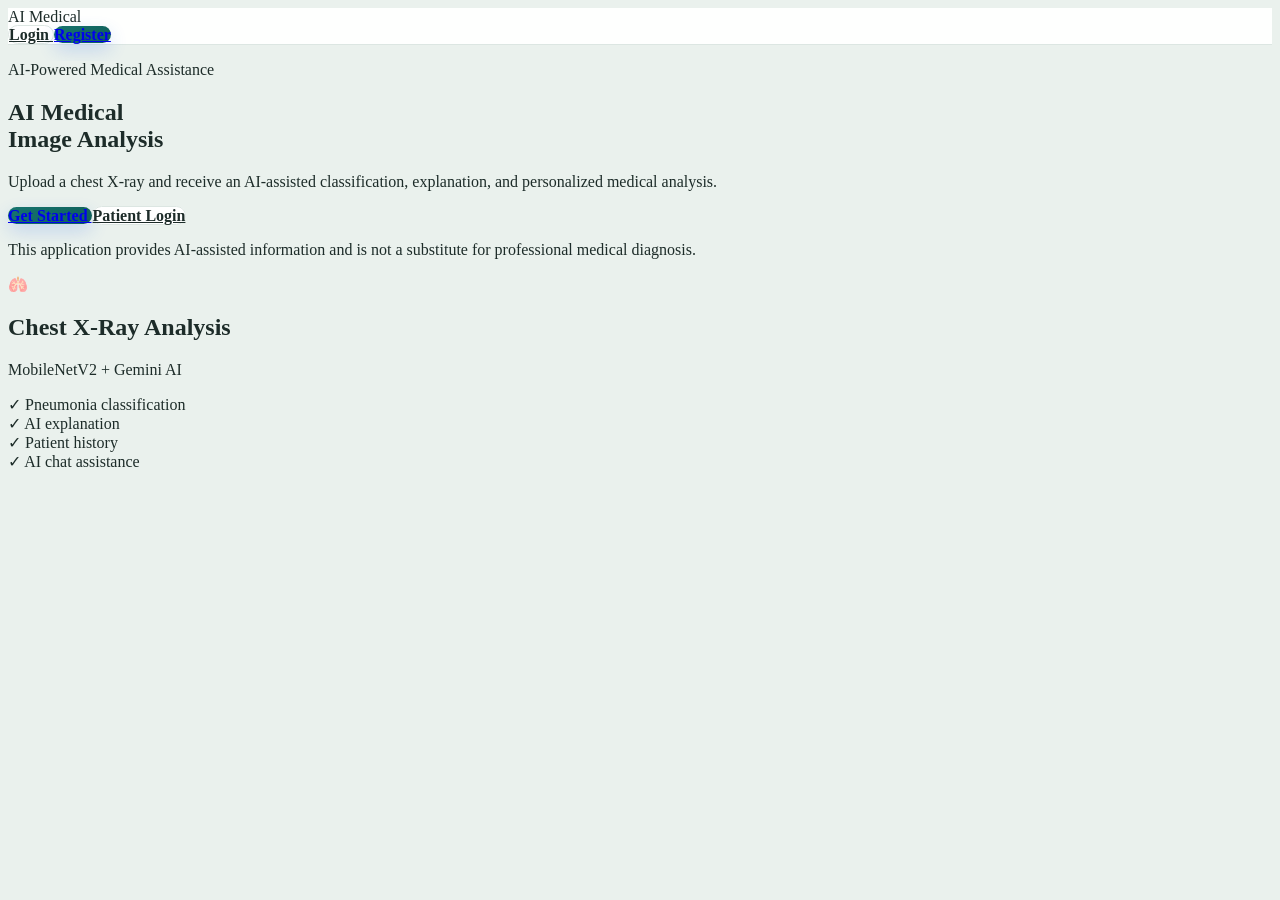
<file: frontend/index.html>
<!DOCTYPE html>
<html lang="en">

<head>

    <meta charset="UTF-8">

    <meta
        name="viewport"
        content="width=device-width, initial-scale=1.0"
    >

    <title>AI Medical Image Analysis</title>

    <link
        rel="stylesheet"
        href="style.css"
    >

</head>


<body>

    <header class="navbar">

        <div class="logo">
            AI Medical
        </div>

        <div class="nav-buttons">

            <a
                href="login.html"
                class="btn btn-outline"
            >
                Login
            </a>

            <a
                href="register.html"
                class="btn btn-primary"
            >
                Register
            </a>

        </div>

    </header>


    <main class="hero">

        <section class="hero-content">

            <p class="badge">
                AI-Powered Medical Assistance
            </p>

            <h1>
                AI Medical
                <br>
                Image Analysis
            </h1>

            <p class="hero-description">

                Upload a chest X-ray and receive
                an AI-assisted classification,
                explanation, and personalized
                medical analysis.

            </p>

            <div class="hero-buttons">

                <a
                    href="register.html"
                    class="btn btn-primary"
                >
                    Get Started
                </a>

                <a
                    href="login.html"
                    class="btn btn-outline"
                >
                    Patient Login
                </a>

            </div>

            <p class="disclaimer">

                This application provides
                AI-assisted information and
                is not a substitute for
                professional medical diagnosis.

            </p>

        </section>


        <section class="hero-card">

            <div class="xray-icon">
                🫁
            </div>

            <h2>
                Chest X-Ray Analysis
            </h2>

            <p>
                MobileNetV2 + Gemini AI
            </p>

            <div class="feature">

                <span>✓</span>

                <span>
                    Pneumonia classification
                </span>

            </div>

            <div class="feature">

                <span>✓</span>

                <span>
                    AI explanation
                </span>

            </div>

            <div class="feature">

                <span>✓</span>

                <span>
                    Patient history
                </span>

            </div>

            <div class="feature">

                <span>✓</span>

                <span>
                    AI chat assistance
                </span>

            </div>

        </section>

    </main>

</body>

</html>
</file>
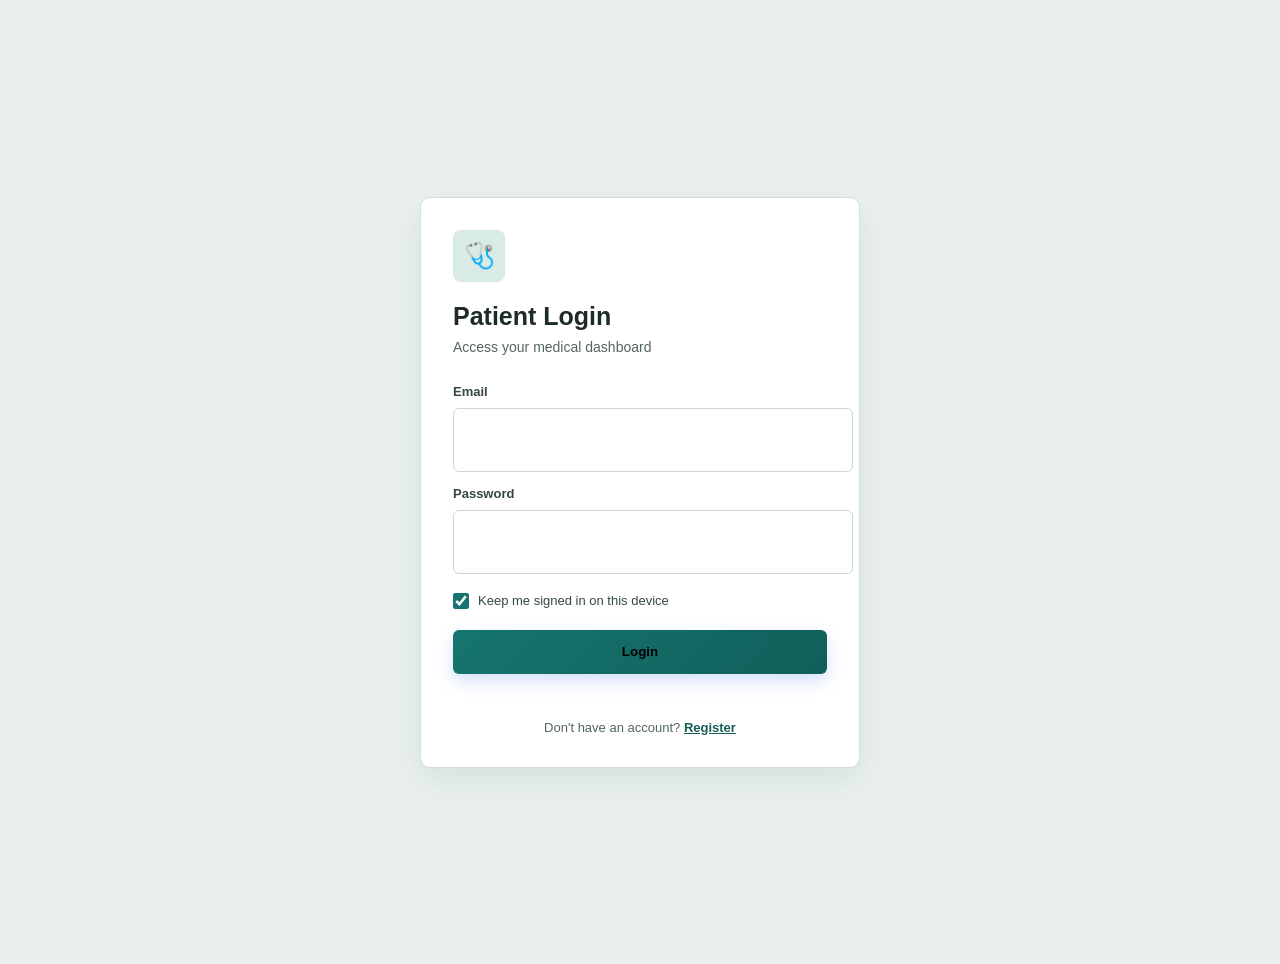
<file: frontend/dashboard.html>
<!DOCTYPE html>
<html lang="en">

<head>
    <meta charset="UTF-8">
    <meta name="viewport" content="width=device-width, initial-scale=1.0">
    <title>AI Medical - Patient Dashboard</title>
    <link rel="stylesheet" href="style.css">

    <style>
        .gradcam-box {
            margin-top: 24px;
        }

        .gradcam-box.hidden {
            display: none;
        }

        #gradcamImageContainer {
            margin-top: 16px;
            min-height: 120px;
            display: flex;
            justify-content: center;
            align-items: center;
        }

        #gradcamImageContainer img {
            width: 100%;
            max-width: 850px;
            max-height: 600px;
            object-fit: contain;
            border-radius: 12px;
            display: block;
        }
    </style>
</head>

<body class="dashboard-body">

    <!-- =========================================
         SIDEBAR
         ========================================= -->
    <aside class="sidebar">
        <div class="sidebar-logo">
            <div class="medical-logo">+</div>
            <div>
                <h2>AI Medical</h2>
                <span>Patient Portal</span>
            </div>
        </div>

        <nav class="sidebar-nav">
            <button class="nav-item active" onclick="showSection('dashboard')">
                <span>🏠</span> Dashboard
            </button>
            <button class="nav-item" onclick="showSection('analysis')">
                <span>🩻</span> X-Ray Analysis
            </button>
            <button class="nav-item" onclick="showSection('history')">
                <span>📋</span> History
            </button>
            <button class="nav-item" onclick="showSection('profile')">
                <span>👤</span> Patient Profile
            </button>
            <button class="nav-item" onclick="showSection('reports')">
                <span>📄</span> Reports
            </button>
        </nav>

        <div class="sidebar-bottom">
            <button class="nav-item logout-button" onclick="logout()">
                <span>🚪</span> Logout
            </button>
        </div>
    </aside>

    <!-- =========================================
         MAIN CONTENT
         ========================================= -->
    <main class="dashboard-main">

        <!-- HEADER -->
        <header class="dashboard-header">
            <button class="mobile-back-button" onclick="showSection('dashboard')">
                ← Dashboard
            </button>
            <div>
                <h1 id="pageTitle">Dashboard</h1>
                <p id="pageSubtitle">Your medical analysis overview</p>
            </div>
            <div class="header-patient">
                <div class="patient-avatar">👤</div>
                <div>
                    <strong id="headerName">Patient</strong>
                    <small id="headerPatientId">PAT-00000</small>
                </div>
            </div>
        </header>

        <!-- =====================================
             1. DASHBOARD OVERVIEW SECTION
             ===================================== -->
        <section id="dashboardSection" class="dashboard-section">
            <div class="welcome-card">
                <div>
                    <span class="section-badge">Patient Dashboard</span>
                    <h2 id="welcomeName">Welcome!</h2>
                    <p>Manage your X-ray analyses, reports and patient information from one secure place.</p>
                </div>
                <button class="btn btn-primary" onclick="showSection('analysis')">
                    🩻 New X-Ray Analysis
                </button>
            </div>

            <!-- Statistics -->
            <div class="stats-grid">
                <div class="stat-card">
                    <div class="stat-icon">🩻</div>
                    <div>
                        <span>Total Analyses</span>
                        <strong id="totalAnalyses">0</strong>
                    </div>
                </div>
                <div class="stat-card">
                    <div class="stat-icon">📋</div>
                    <div>
                        <span>Latest Result</span>
                        <strong id="latestResult">No analysis</strong>
                    </div>
                </div>
                <div class="stat-card">
                    <div class="stat-icon">👤</div>
                    <div>
                        <span>Patient ID</span>
                        <strong id="dashboardPatientId">-</strong>
                    </div>
                </div>
            </div>

            <div class="dashboard-card">
                <div class="card-header">
                    <div>
                        <h3>Quick Analysis</h3>
                        <p>Upload a chest X-ray to begin.</p>
                    </div>
                    <span class="card-icon">🩻</span>
                </div>
                <button class="btn btn-primary" onclick="showSection('analysis')">
                    Start X-Ray Analysis
                </button>
            </div>
        </section>

        <!-- =====================================
             2. X-RAY ANALYSIS SECTION
             ===================================== -->
        <section id="analysisSection" class="dashboard-section hidden">
            <div class="section-heading">
                <div>
                    <span class="section-badge">AI Diagnostic Pipeline</span>
                    <h2>Chest X-Ray Analysis & Heatmap Interpretation</h2>
                    <p>Upload a chest X-ray image or choose a demo sample for AI classification and Grad-CAM visual explanation.</p>
                </div>
                <button class="btn btn-outline" onclick="showSection('dashboard')">
                    ← Back to Dashboard
                </button>
            </div>

            <div class="analysis-layout">
                <!-- Upload Box -->
                <div class="dashboard-card upload-card">
                    <div id="dropZone" class="drop-zone">
                        <div class="upload-icon">🩻</div>
                        <h3>Upload Chest X-Ray</h3>
                        <p>JPG, JPEG, PNG or WEBP (Max 10MB)</p>
                        <label for="xrayFile" class="btn btn-outline">Choose Local Image</label>
                        <input type="file" id="xrayFile" accept="image/jpeg,image/jpg,image/png,image/webp" hidden>
                        <p id="selectedFile" class="selected-file">No file selected</p>
                    </div>

                    <!-- Quick Sample Loader -->
                    <div class="sample-preset-container">
                        <span class="sample-title">⚡ Or try 1-click test samples:</span>
                        <div class="sample-buttons">
                            <button type="button" class="btn-sample sample-normal" onclick="loadSampleXray('normal')">
                                🟢 Normal Sample
                            </button>
                            <button type="button" class="btn-sample sample-pneumonia" onclick="loadSampleXray('pneumonia')">
                                🔴 Pneumonia Sample
                            </button>
                        </div>
                    </div>

                    <button id="analyzeButton" class="btn btn-primary full-width" onclick="analyzeXray()" disabled>
                        <span>✨</span> Predict & Analyze Image
                    </button>
                    <div id="analysisMessage" class="message"></div>
                </div>

                <!-- Preview Box -->
                <div class="dashboard-card preview-card">
                    <div class="card-header">
                        <div>
                            <h3>Original X-Ray Preview</h3>
                            <p>Image ready for diagnostic processing</p>
                        </div>
                        <span class="card-icon">👁️</span>
                    </div>
                    <div id="imagePreviewContainer" class="image-preview-container">
                        <div class="empty-preview">
                            <span>🖼️</span>
                            <p>Your image preview will appear here.</p>
                        </div>
                    </div>
                </div>
            </div>

            <!-- Result Card -->
            <div id="resultCard" class="dashboard-card result-card hidden">
                <div class="result-header">
                    <div>
                        <span class="section-badge pulse-badge">Analysis Complete</span>
                        <h2>AI Classification & Risk Assessment</h2>
                    </div>
                    <div class="result-header-actions">
                        <div id="riskBadge" class="risk-badge risk-low">LOW RISK</div>
                        <button id="downloadReportBtn" class="btn btn-outline btn-sm" onclick="downloadReport()" type="button">
                            📄 Export PDF / HTML Report
                        </button>
                    </div>
                </div>

                <!-- Metric Summary Bar -->
                <div class="result-grid">
                    <div class="result-box prediction-box">
                        <span class="result-box-label">Classification Result</span>
                        <div class="result-box-val-row">
                            <strong id="predictionResult" class="prediction-badge">-</strong>
                        </div>
                    </div>
                    <div class="result-box confidence-box">
                        <span class="result-box-label">Model Confidence</span>
                        <div class="confidence-meter-container">
                            <strong id="confidenceResult" class="confidence-text">-</strong>
                            <div class="confidence-progress-bar">
                                <div id="confidenceFill" class="confidence-fill" style="width: 0%;"></div>
                            </div>
                        </div>
                    </div>
                    <div class="result-box file-box">
                        <span class="result-box-label">Source File</span>
                        <strong id="filenameResult" class="file-text">-</strong>
                    </div>
                </div>

                <!-- Grad-CAM Dual Viewer & Opacity Slider -->
                <div id="gradcamSection" class="explanation-box gradcam-box hidden">
                    <div class="card-header gradcam-header">
                        <div>
                            <h3>🧠 Grad-CAM Heatmap Visual Explanation</h3>
                            <p>Visual attention map showing exact anatomical regions influencing the AI prediction.</p>
                        </div>
                        <div class="viewer-actions">
                            <button type="button" class="btn btn-outline btn-sm" onclick="openLightboxModal()">
                                🔍 Fullscreen Inspector
                            </button>
                        </div>
                    </div>

                    <div id="gradcamLoading" class="message">Generating visual attention heatmap...</div>

                    <!-- Interactive Dual Viewer -->
                    <div id="dualViewerContainer" class="dual-viewer-container">
                        <!-- Heatmap Overlay Slider -->
                        <div class="opacity-controls">
                            <label for="opacitySlider"><strong>Heatmap Blend Opacity:</strong> <span id="opacityVal">75%</span></label>
                            <input type="range" id="opacitySlider" min="0" max="100" value="75" oninput="updateHeatmapOpacity(this.value)">
                        </div>

                        <div class="viewer-layout-row">
                            <!-- Blended Overlay View -->
                            <div class="viewer-card">
                                <h4>Grad-CAM Heatmap Overlay</h4>
                                <div id="blendedViewWrapper" class="image-wrapper">
                                    <img id="baseXrayImg" src="" alt="Original Chest X-Ray" class="base-xray-img">
                                    <img id="gradcamOverlayImg" src="" alt="Grad-CAM Overlay" class="gradcam-overlay-img">
                                </div>
                            </div>
                        </div>

                        <!-- Heatmap Color Scale Legend -->
                        <div class="heatmap-legend">
                            <span class="legend-title">Activation Scale:</span>
                            <div class="legend-bar"></div>
                            <div class="legend-labels">
                                <span>Low Attention (Clear)</span>
                                <span>Medium Attention</span>
                                <span>High Attention (Opacities/Foci)</span>
                            </div>
                        </div>
                    </div>

                    <!-- Grad-CAM Textual Explanation -->
                    <div class="gradcam-explanation-text-card">
                        <h4>🔍 Visual Heatmap Interpretation:</h4>
                        <p id="gradcamExplanationResult">Generating heatmap interpretation...</p>
                    </div>

                    <p class="chat-disclaimer">
                        Grad-CAM (Gradient-weighted Class Activation Mapping) visualizes model neuron weights for interpretability. It is not a clinical diagnosis.
                    </p>
                </div>

                <!-- AI Clinical Explanation -->
                <div class="explanation-box ai-explanation-box">
                    <h3>💡 AI Clinical Screening Summary</h3>
                    <div class="explanation-content">
                        <p id="explanationResult">The AI model has completed analysis.</p>
                    </div>
                </div>

                <!-- Chat Box -->
                <div class="chat-box">
                    <div class="chat-header">
                        <div>
                            <h3>💬 Diagnostic AI Assistant</h3>
                            <p>Ask questions about this scan, symptoms, or the classification results.</p>
                        </div>
                    </div>
                    <div id="chatMessages" class="chat-messages">
                        <div class="ai-message">
                            <strong>AI Assistant</strong>
                            <p>Hello! Your X-Ray analysis is complete. Ask me any questions about the prediction or Grad-CAM heatmap!</p>
                        </div>
                    </div>

                    <!-- Related / Suggested Questions -->
                    <div class="chat-suggestions-container" id="chatSuggestionsContainer">
                        <div class="chat-suggestions-header">
                            <span class="chat-suggestions-title">💡 Related Questions for Analysis:</span>
                            <span class="chat-suggestions-subtitle">Click any question to ask AI</span>
                        </div>
                        <div class="chat-suggestions-chips" id="chatSuggestionsChips">
                            <!-- Dynamically generated based on current scan result -->
                        </div>
                    </div>

                    <div class="chat-input-row">
                        <input type="text" id="chatInput" placeholder="e.g., Explain what the red heatmap zone indicates...">
                        <button class="btn btn-primary" onclick="sendChatMessage()">Send</button>
                    </div>
                    <p class="chat-disclaimer">
                        AI responses are for educational assistance only and are not medical diagnoses.
                    </p>
                </div>
            </div>
        </section>

        <!-- =====================================
             3. HISTORY SECTION
             ===================================== -->
        <section id="historySection" class="dashboard-section hidden">
            <div class="section-heading">
                <div>
                    <span class="section-badge">Records</span>
                    <h2>Analysis History</h2>
                    <p>Your previous AI-assisted X-ray analyses.</p>
                </div>
                <div>
                    <button class="btn btn-outline" onclick="loadHistory()" type="button">Refresh</button>
                    <button class="btn btn-outline" onclick="showSection('dashboard')" type="button">← Dashboard</button>
                </div>
            </div>
            <div id="historyContainer" class="history-container">
                <div class="loading-card">Loading history...</div>
            </div>
        </section>

        <!-- =====================================
             4. PATIENT PROFILE SECTION
             ===================================== -->
        <section id="profileSection" class="dashboard-section hidden">
            <div class="section-heading">
                <div>
                    <span class="section-badge">Account</span>
                    <h2>Patient Profile</h2>
                    <p>Your personal information and medical ID.</p>
                </div>
                <button class="btn btn-outline" onclick="showSection('dashboard')">
                    ← Dashboard
                </button>
            </div>
            <div class="dashboard-card profile-card">
                <div class="profile-field">
                    <span>Patient ID</span>
                    <strong id="profilePatientId">-</strong>
                </div>
                <div class="profile-field">
                    <span>Full Name</span>
                    <strong id="profileName">-</strong>
                </div>
                <div class="profile-field">
                    <span>Email</span>
                    <strong id="profileEmail">-</strong>
                </div>
                <div class="profile-field">
                    <span>Age</span>
                    <strong id="profileAge">-</strong>
                </div>
                <div class="profile-field">
                    <span>Gender</span>
                    <strong id="profileGender">-</strong>
                </div>
                <div class="profile-field">
                    <span>Phone</span>
                    <strong id="profilePhone">-</strong>
                </div>
            </div>
        </section>

        <!-- =====================================
             5. REPORTS SECTION
             ===================================== -->
        <section id="reportsSection" class="dashboard-section hidden">
            <div class="section-heading">
                <div>
                    <span class="section-badge">Documents</span>
                    <h2>Medical Reports</h2>
                    <p>Download your analysis reports.</p>
                </div>
                <button class="btn btn-outline" onclick="showSection('dashboard')">
                    ← Dashboard
                </button>
            </div>
            <div id="reportsContainer" class="reports-container">
                <div class="loading-card">Loading reports...</div>
            </div>
        </section>

    </main>

    <!-- Lightbox Inspection Modal -->
    <div id="lightboxModal" class="lightbox-modal hidden" onclick="closeLightboxModal(event)">
        <div class="lightbox-content" onclick="event.stopPropagation()">
            <div class="lightbox-header">
                <h3>🔍 High-Res X-Ray & Grad-CAM Inspector</h3>
                <button type="button" class="lightbox-close" onclick="closeLightboxModal()">&times;</button>
            </div>
            <div class="lightbox-body">
                <img id="lightboxImage" src="" alt="High-Res Inspection">
            </div>
        </div>
    </div>

    <!-- =========================================
         JAVASCRIPT SCRIPTS
         ========================================= -->
    <script src="dashboard.js"></script>
    <script src="ai-assistant.js"></script>

</body>

</html>
</file>
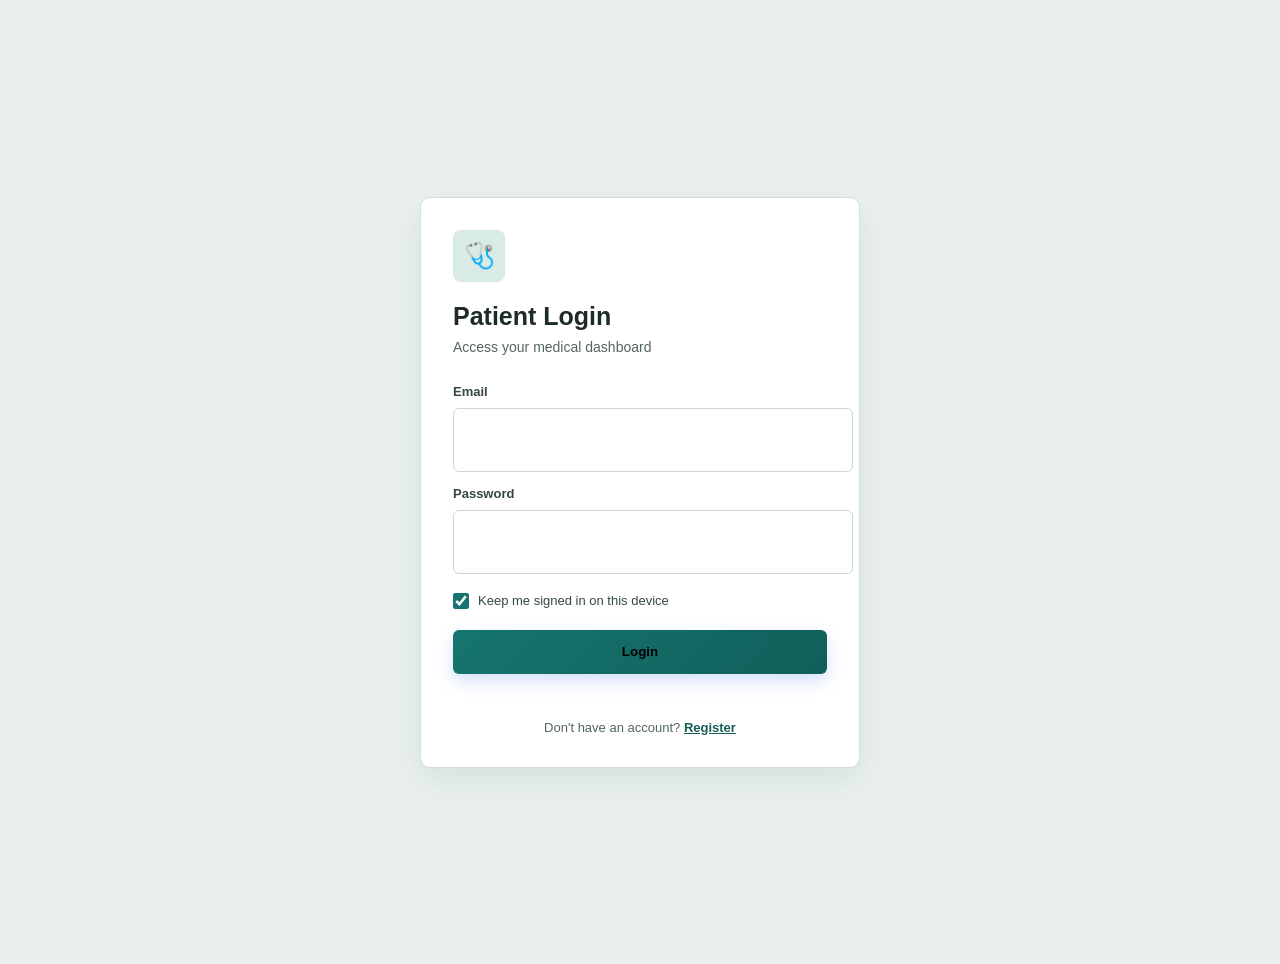
<file: frontend/login.html>
<!DOCTYPE html>
<html lang="en">

<head>

    <meta charset="UTF-8">

    <meta
        name="viewport"
        content="width=device-width, initial-scale=1.0"
    >

    <title>Patient Login</title>

    <link
        rel="stylesheet"
        href="style.css"
    >

</head>


<body class="auth-page">

    <div class="auth-container">

        <div class="auth-card">

            <div class="login-icon">
                🩺
            </div>

            <h1>
                Patient Login
            </h1>

            <p class="auth-subtitle">
                Access your medical dashboard
            </p>


            <form id="loginForm">

                <label>
                    Email
                </label>

                <input
                    type="email"
                    id="loginEmail"
                    required
                >


                <label>
                    Password
                </label>

                <input
                    type="password"
                    id="loginPassword"
                    required
                >

                <label class="remember-session">
                    <input
                        type="checkbox"
                        id="rememberMe"
                        checked
                    >
                    Keep me signed in on this device
                </label>


                <button
                    type="submit"
                    class="btn btn-primary full-width"
                >
                    Login
                </button>

            </form>


            <div
                id="loginMessage"
                class="message"
            ></div>


            <p class="auth-footer">

                Don't have an account?

                <a href="register.html">
                    Register
                </a>

            </p>

        </div>

    </div>


    <script src="script.js"></script>

</body>

</html>
</file>
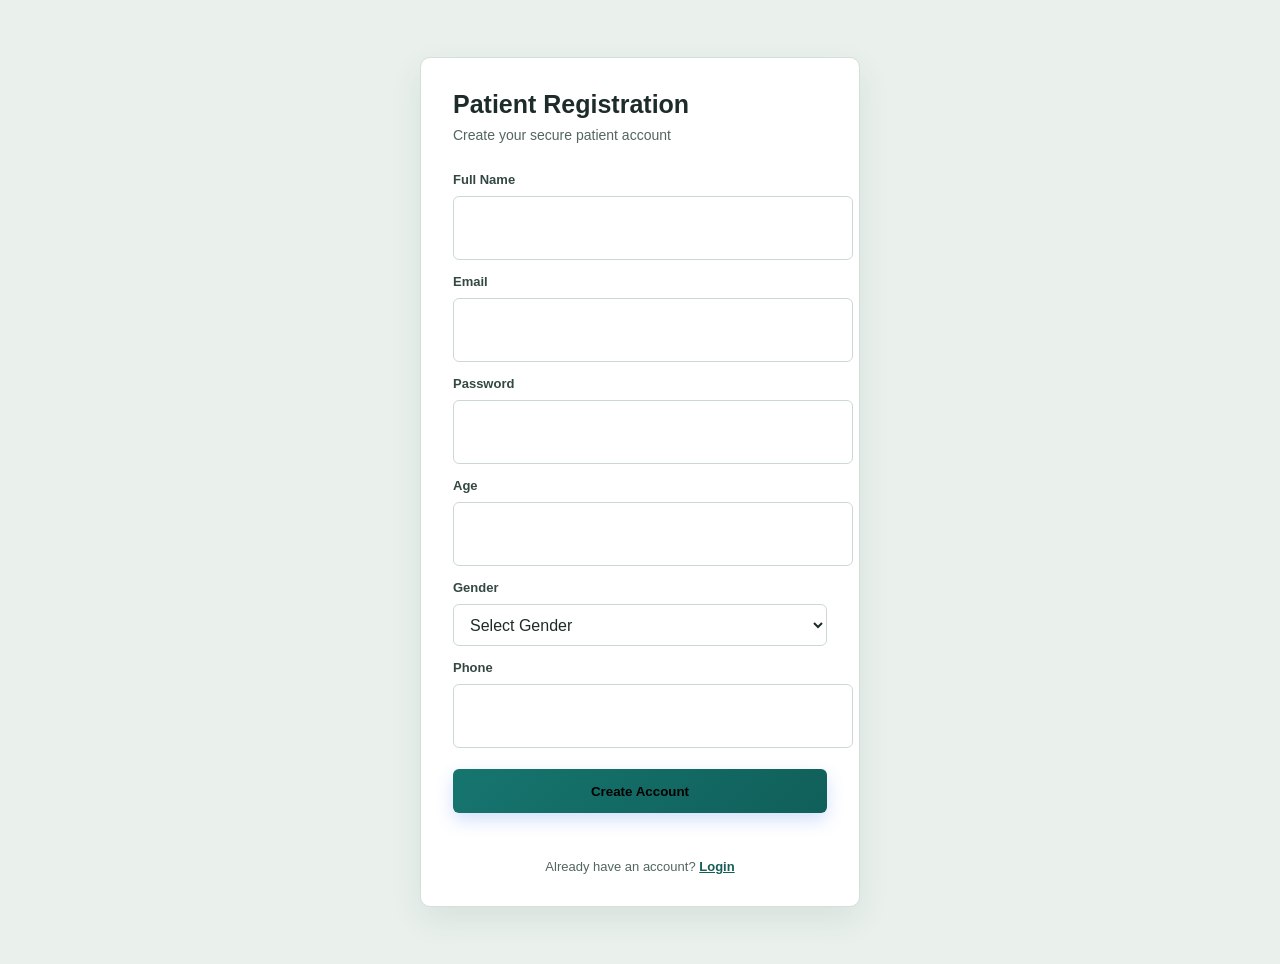
<file: frontend/register.html>
<!DOCTYPE html>
<html lang="en">

<head>

    <meta charset="UTF-8">

    <meta
        name="viewport"
        content="width=device-width, initial-scale=1.0"
    >

    <title>Patient Registration</title>

    <link
        rel="stylesheet"
        href="style.css"
    >

</head>


<body class="auth-page">

    <div class="auth-container">

        <div class="auth-card">

            <h1>
                Patient Registration
            </h1>

            <p class="auth-subtitle">
                Create your secure patient account
            </p>


            <form id="registerForm">

                <label>
                    Full Name
                </label>

                <input
                    type="text"
                    id="name"
                    required
                >


                <label>
                    Email
                </label>

                <input
                    type="email"
                    id="email"
                    required
                >


                <label>
                    Password
                </label>

                <input
                    type="password"
                    id="password"
                    minlength="8"
                    required
                >


                <label>
                    Age
                </label>

                <input
                    type="number"
                    id="age"
                    min="1"
                    max="120"
                    required
                >


                <label>
                    Gender
                </label>

                <select
                    id="gender"
                    required
                >

                    <option value="">
                        Select Gender
                    </option>

                    <option value="male">
                        Male
                    </option>

                    <option value="female">
                        Female
                    </option>

                    <option value="other">
                        Other
                    </option>

                </select>


                <label>
                    Phone
                </label>

                <input
                    type="tel"
                    id="phone"
                    required
                >


                <button
                    type="submit"
                    class="btn btn-primary full-width"
                >
                    Create Account
                </button>

            </form>


            <div
                id="registerMessage"
                class="message"
            ></div>


            <p class="auth-footer">

                Already have an account?

                <a href="login.html">
                    Login
                </a>

            </p>

        </div>

    </div>


    <script src="script.js"></script>

</body>

</html>
</file>
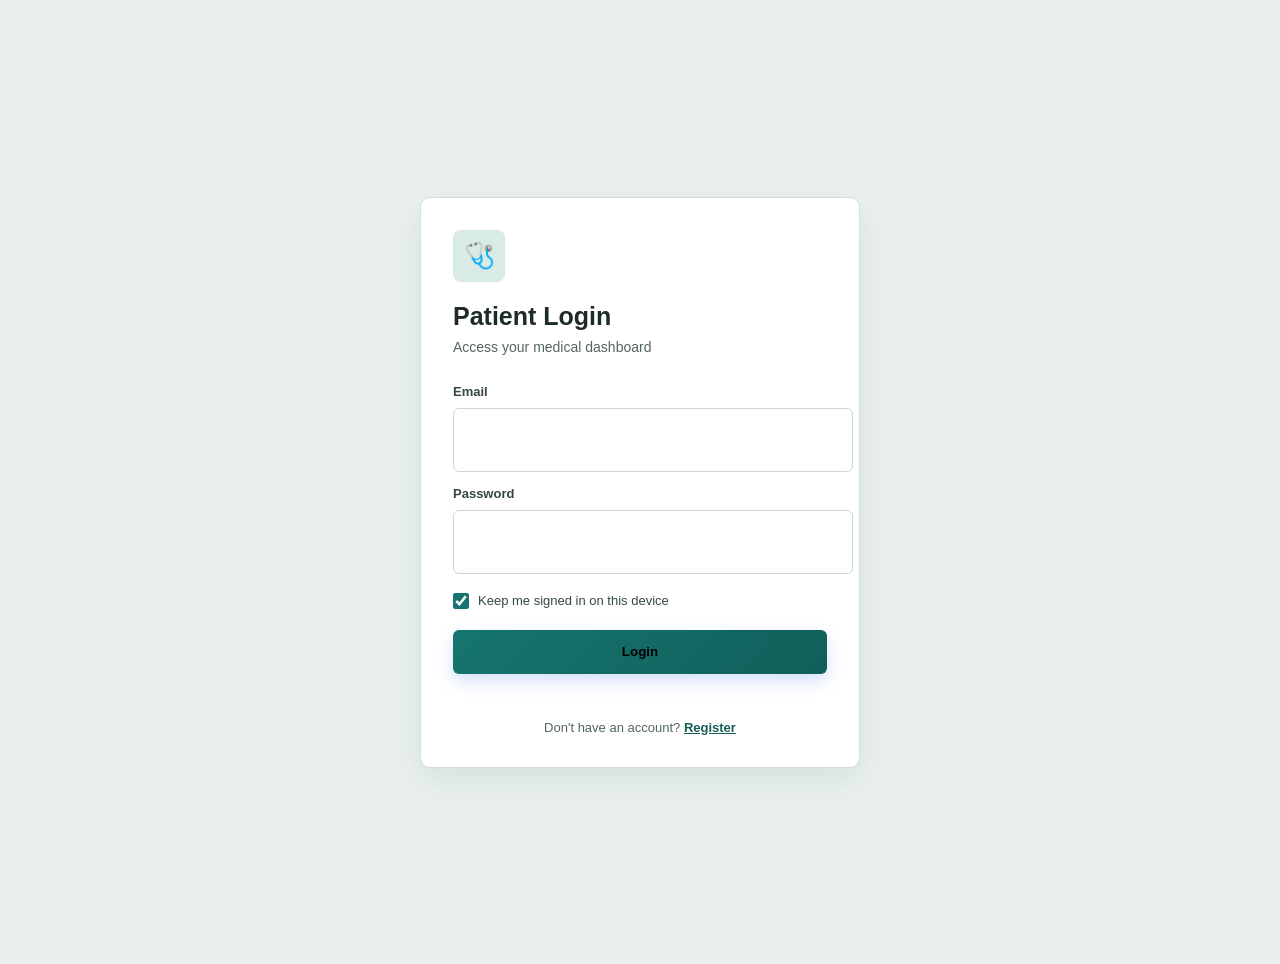
<file: frontend/welcome.html>
<!DOCTYPE html>
<html lang="en">

<head>
    <meta charset="UTF-8">
    <meta name="viewport" content="width=device-width, initial-scale=1.0">
    <meta name="referrer" content="no-referrer">
    <title>Welcome | Chest X-Ray Analysis</title>
    <link rel="stylesheet" href="style.css">
    <style>
        .welcome-card h1 {
            max-width: 18ch;
            line-height: 1.25;
        }

        .welcome-copy {
            margin: 12px 0 0;
            color: #53665f;
            font-size: 14px;
            line-height: 1.65;
        }

        .welcome-progress {
            height: 4px;
            margin: 24px 0 16px;
            overflow: hidden;
            border-radius: 2px;
            background: #e2eae6;
        }

        .welcome-progress span {
            display: block;
            width: 100%;
            height: 100%;
            transform: scaleX(0);
            transform-origin: left;
            background: #16756f;
            animation: welcome-progress 2.6s linear forwards;
        }

        .welcome-link {
            display: flex;
            align-items: center;
            justify-content: center;
            min-height: 44px;
            text-decoration: none;
        }

        @keyframes welcome-progress {
            to {
                transform: scaleX(1);
            }
        }

        @media (prefers-reduced-motion: reduce) {
            .welcome-progress span {
                animation-duration: 0.01ms;
            }
        }
    </style>
</head>

<body class="auth-page">
    <main class="auth-container">
        <section class="auth-card welcome-card" aria-live="polite">
            <div class="login-icon" aria-hidden="true">🩻</div>
            <p class="auth-subtitle">Secure patient portal</p>
            <h1>Welcome to Chest X-Ray Analysis<span id="welcomeName"></span></h1>
            <p class="welcome-copy">Your account is ready. Your scans, reports, and analysis history are available only after you sign in.</p>
            <div class="welcome-progress" aria-hidden="true"><span></span></div>
            <p class="welcome-copy">Opening your dashboard...</p>
            <a class="btn btn-primary full-width welcome-link" href="dashboard.html">Continue to dashboard</a>
        </section>
    </main>

    <script>
        const accessToken = localStorage.getItem("access_token");

        if (!accessToken) {
            window.location.replace("login.html");
        } else {
            let activeUser = null;

            try {
                activeUser = JSON.parse(
                    localStorage.getItem("current_user") || "null"
                );
            } catch (error) {
                activeUser = null;
            }

            if (activeUser && typeof activeUser.name === "string") {
                document.getElementById("welcomeName").textContent =
                    `, ${activeUser.name.trim()}`;
            }

            window.setTimeout(function() {
                window.location.replace("dashboard.html");
            }, 2600);
        }
    </script>
</body>

</html>
</file>
<file: frontend/style.css>
/* ============================================================
   MEDISCAN AI — PHASE 1 PREMIUM UI
   Modern Healthcare SaaS Design
   ============================================================ */


/* ============================================================
   DESIGN SYSTEM
   ============================================================ */

:root {

    --medical-primary: #16756f;
    --medical-primary-dark: #105f5a;
    --medical-primary-soft: #d8ebe6;

    --medical-accent: #318b82;

    --medical-success: #16a34a;
    --medical-success-soft: #f0fdf4;

    --medical-danger: #dc2626;
    --medical-danger-soft: #fef2f2;

    --medical-warning: #d97706;
    --medical-warning-soft: #fffbeb;

    --medical-text: #1d2c29;
    --medical-text-soft: #344843;
    --medical-text-muted: #5d706b;

    --medical-border: #dce6e2;
    --medical-border-soft: #edf2f0;

    --medical-bg: #eaf1ed;
    --medical-white: #ffffff;

    --medical-radius-sm: 10px;
    --medical-radius-md: 16px;
    --medical-radius-lg: 22px;

    --medical-shadow-sm:
        0 2px 8px rgba(15, 23, 42, 0.04);

    --medical-shadow-md:
        0 8px 25px rgba(15, 23, 42, 0.07);

    --medical-shadow-lg:
        0 18px 45px rgba(15, 23, 42, 0.10);

    --medical-transition:
        all 0.2s ease;

}


/* ============================================================
   GLOBAL PAGE POLISH
   ============================================================ */

body {

    background:
        linear-gradient(
            180deg,
            #f8fbff 0%,
            #f8fafc 45%,
            #f8fafc 100%
        );

    color: var(--medical-text);

}


/* ============================================================
   MAIN CONTENT
   ============================================================ */

main {

    position: relative;

}


/* ============================================================
   SECTION HEADINGS
   ============================================================ */

.section-heading {

    display: flex;

    justify-content: space-between;

    align-items: flex-start;

    gap: 24px;

    margin-bottom: 28px;

}


.section-heading h2 {

    margin: 8px 0 6px;

    color: var(--medical-text);

    font-size: 28px;

    font-weight: 750;

    letter-spacing: -0.6px;

}


.section-heading p {

    margin: 0;

    color: var(--medical-text-muted);

    font-size: 14px;

}


.section-badge {

    display: inline-flex;

    align-items: center;

    padding: 6px 11px;

    border-radius: 999px;

    background: var(--medical-primary-soft);

    color: var(--medical-primary);

    font-size: 11px;

    font-weight: 750;

    text-transform: uppercase;

    letter-spacing: 0.7px;

}


/* ============================================================
   BUTTON SYSTEM
   ============================================================ */

.btn {

    border-radius: 11px !important;

    font-weight: 650 !important;

    transition:
        transform 0.18s ease,
        box-shadow 0.18s ease,
        background 0.18s ease !important;

}


.btn:hover {

    transform: translateY(-1px);

}


.btn-primary {

    background:
        linear-gradient(
            135deg,
            var(--medical-primary),
            var(--medical-primary-dark)
        ) !important;

    border: none !important;

    box-shadow:
        0 7px 18px rgba(37, 99, 235, 0.20);

}


.btn-primary:hover {

    box-shadow:
        0 10px 24px rgba(37, 99, 235, 0.28);

}


.btn-outline {

    background: white !important;

    color: var(--medical-text) !important;

    border: 1px solid var(--medical-border) !important;

}


.btn-outline:hover {

    background: var(--medical-primary-soft) !important;

    color: var(--medical-primary) !important;

    border-color: #bfdbfe !important;

}


/* ============================================================
   STATISTICS
   ============================================================ */

.stats-grid {

    gap: 18px !important;

}


.stat-card {

    position: relative;

    overflow: hidden;

    background:
        linear-gradient(
            145deg,
            #ffffff,
            #f8fbff
        ) !important;

    border: 1px solid var(--medical-border) !important;

    border-radius: var(--medical-radius-md) !important;

    box-shadow: var(--medical-shadow-sm) !important;

    padding: 21px !important;

    transition: var(--medical-transition);

}


.stat-card::after {

    content: "";

    position: absolute;

    width: 90px;

    height: 90px;

    right: -35px;

    top: -35px;

    border-radius: 50%;

    background:
        rgba(37, 99, 235, 0.045);

}


.stat-card:hover {

    transform: translateY(-3px);

    box-shadow: var(--medical-shadow-md) !important;

    border-color: #dbeafe !important;

}


.stat-icon {

    width: 46px !important;

    height: 46px !important;

    min-width: 46px;

    display: flex !important;

    align-items: center;

    justify-content: center;

    border-radius: 13px !important;

    background:
        var(--medical-primary-soft) !important;

    color: var(--medical-primary);

    font-size: 20px !important;

    box-shadow:
        inset 0 0 0 1px rgba(37, 99, 235, 0.05);

}


/* ============================================================
   DASHBOARD CARDS
   ============================================================ */

.card,
.content-card,
.dashboard-card {

    background: var(--medical-white);

    border: 1px solid var(--medical-border);

    border-radius: var(--medical-radius-md);

    box-shadow: var(--medical-shadow-sm);

}


/* ============================================================
   HISTORY
   ============================================================ */

.history-card {

    position: relative;

    padding: 22px !important;

    margin-bottom: 16px !important;

    border:
        1px solid var(--medical-border) !important;

    border-radius:
        var(--medical-radius-md) !important;

    background:
        var(--medical-white) !important;

    box-shadow:
        var(--medical-shadow-sm) !important;

    transition:
        transform 0.2s ease,
        box-shadow 0.2s ease,
        border-color 0.2s ease;

}


.history-card:hover {

    transform: translateY(-2px);

    box-shadow:
        var(--medical-shadow-md) !important;

    border-color: #dbeafe !important;

}


.history-main {

    display: flex;

    align-items: center;

    gap: 15px;

}


.history-icon {

    width: 48px;

    height: 48px;

    display: flex;

    align-items: center;

    justify-content: center;

    flex-shrink: 0;

    border-radius: 14px;

    background:
        var(--medical-primary-soft);

    font-size: 21px;

}


.history-result {

    display: flex;

    align-items: center;

    flex-wrap: wrap;

    gap: 12px;

    margin-top: 18px;

    padding-top: 16px;

    border-top:
        1px solid var(--medical-border-soft);

}


.history-actions {

    display: flex;

    flex-wrap: wrap;

    gap: 9px;

    margin-top: 17px;

}


/* ============================================================
   REPORTS
   ============================================================ */

.report-card {

    position: relative;

    padding: 22px !important;

    margin-bottom: 16px !important;

    border:
        1px solid var(--medical-border) !important;

    border-radius:
        var(--medical-radius-md) !important;

    background:
        var(--medical-white) !important;

    box-shadow:
        var(--medical-shadow-sm) !important;

    transition:
        transform 0.2s ease,
        box-shadow 0.2s ease;

}


.report-card:hover {

    transform: translateY(-2px);

    box-shadow:
        var(--medical-shadow-md) !important;

}


.report-header {

    display: flex;

    justify-content: space-between;

    align-items: flex-start;

    gap: 20px;

}


.report-icon {

    width: 46px;

    height: 46px;

    display: flex;

    align-items: center;

    justify-content: center;

    border-radius: 13px;

    background:
        #f1f5f9;

    font-size: 20px;

}


.report-details {

    display: flex;

    flex-wrap: wrap;

    gap: 28px;

    margin-top: 18px;

    padding-top: 16px;

    border-top:
        1px solid var(--medical-border-soft);

}


.report-details > div {

    display: flex;

    flex-direction: column;

    gap: 5px;

}


.report-actions {

    display: flex;

    flex-wrap: wrap;

    gap: 9px;

    margin-top: 18px;

}


/* ============================================================
   PREDICTION BADGES
   ============================================================ */

.prediction-badge {

    display: inline-flex;

    align-items: center;

    gap: 6px;

    padding: 7px 12px;

    border-radius: 999px;

    font-size: 12px;

    font-weight: 750;

    letter-spacing: 0.2px;

}


.prediction-badge.danger {

    background:
        var(--medical-danger-soft);

    color:
        #b91c1c;

    border:
        1px solid #fecaca;

}


.prediction-badge.normal {

    background:
        var(--medical-success-soft);

    color:
        #15803d;

    border:
        1px solid #bbf7d0;

}


/* ============================================================
   RESULT STATUS
   ============================================================ */

.result-status {

    display: inline-flex;

    align-items: center;

    gap: 7px;

    padding: 8px 13px;

    border-radius: 999px;

    font-size: 12px;

    font-weight: 750;

}


.result-status.danger {

    background:
        var(--medical-danger-soft);

    color:
        #b91c1c;

}


.result-status.normal {

    background:
        var(--medical-success-soft);

    color:
        #15803d;

}


/* ============================================================
   ANALYSIS RESULT CARD
   ============================================================ */

#resultCard {

    border-radius:
        var(--medical-radius-lg) !important;

    border:
        1px solid var(--medical-border) !important;

    box-shadow:
        var(--medical-shadow-md) !important;

    overflow: hidden;

}


#resultCard h3 {

    color:
        var(--medical-text);

    letter-spacing:
        -0.3px;

}


/* ============================================================
   AI EXPLANATION
   ============================================================ */

#explanationResult {

    line-height: 1.75;

    color:
        var(--medical-text-soft);

    white-space: pre-wrap;

}


.explanation-card {

    background:
        linear-gradient(
            145deg,
            #ffffff,
            #f8fbff
        );

    border:
        1px solid var(--medical-border);

    border-radius:
        var(--medical-radius-md);

}


/* ============================================================
   IMPORTANT / MEDICAL NOTICE
   ============================================================ */

.warning-card,
.medical-warning,
.important-card {

    border-radius:
        var(--medical-radius-md) !important;

    border:
        1px solid #fde68a !important;

    background:
        #fffbeb !important;

}


.danger-card {

    border-radius:
        var(--medical-radius-md) !important;

    border:
        1px solid #fecaca !important;

    background:
        #fff7f7 !important;

}


/* ============================================================
   CHAT AREA
   ============================================================ */

.chat-container {

    border:
        1px solid var(--medical-border) !important;

    border-radius:
        var(--medical-radius-lg) !important;

    background:
        #ffffff !important;

    box-shadow:
        var(--medical-shadow-md) !important;

    overflow: hidden;

}


.chat-message {

    margin-bottom: 18px;

    max-width: 86%;

}


.chat-sender {

    font-size: 11px;

    font-weight: 750;

    color:
        var(--medical-text-muted);

    margin-bottom: 6px;

    text-transform:
        uppercase;

    letter-spacing:
        0.5px;

}


.chat-content {

    line-height: 1.7;

    color:
        var(--medical-text);

}


.chat-content h2,
.chat-content h3,
.chat-content h4 {

    color:
        var(--medical-text);

    margin-top: 18px;

    margin-bottom: 9px;

}


.chat-content ul {

    padding-left: 22px;

    margin: 10px 0;

}


.chat-content li {

    margin-bottom: 7px;

}


.chat-content strong {

    font-weight: 750;

}


.chat-content hr {

    border: 0;

    border-top:
        1px solid var(--medical-border);

    margin: 18px 0;

}


/* ============================================================
   EXISTING CHAT BUBBLES
   ============================================================ */

.user-message {

    background:
        linear-gradient(
            135deg,
            var(--medical-primary),
            var(--medical-primary-dark)
        ) !important;

    color: white !important;

    border-radius:
        16px 16px 4px 16px !important;

    padding:
        13px 16px !important;

    margin-left:
        auto !important;

    box-shadow:
        0 5px 14px rgba(
            37,
            99,
            235,
            0.15
        );

}


.user-message strong {

    color:
        rgba(255,255,255,0.85);

    font-size: 11px;

}


.user-message p {

    margin:
        4px 0 0;

    color:
        white;

}


.ai-message {

    background:
        #f8fafc !important;

    color:
        var(--medical-text) !important;

    border:
        1px solid var(--medical-border) !important;

    border-radius:
        16px 16px 16px 4px !important;

    padding:
        14px 16px !important;

    margin-right:
        auto !important;

}


.ai-message strong {

    color:
        var(--medical-primary);

    font-size:
        11px;

}


.ai-message p {

    margin:
        5px 0 0;

    line-height:
        1.65;

}


/* ============================================================
   SUGGESTED QUESTIONS
   ============================================================ */

#suggestedQuestions {

    display: flex;

    flex-wrap: wrap;

    gap: 9px;

    margin-top: 16px;

}


.suggested-question {

    padding:
        10px 14px !important;

    border-radius:
        999px !important;

    border:
        1px solid #dbeafe !important;

    background:
        #f8fbff !important;

    color:
        #1d4ed8 !important;

    cursor:
        pointer;

    font-size:
        12px;

    font-weight:
        600;

    transition:
        all 0.18s ease;

}


.suggested-question:hover {

    background:
        var(--medical-primary) !important;

    color:
        white !important;

    border-color:
        var(--medical-primary) !important;

    transform:
        translateY(-1px);

    box-shadow:
        0 5px 14px rgba(
            37,
            99,
            235,
            0.18
        );

}


/* ============================================================
   CHAT INPUT
   ============================================================ */

#chatInput {

    min-height:
        48px;

    border:
        1px solid var(--medical-border) !important;

    border-radius:
        13px !important;

    background:
        #ffffff !important;

    color:
        var(--medical-text) !important;

    padding:
        12px 14px !important;

    outline:
        none !important;

    transition:
        border 0.2s ease,
        box-shadow 0.2s ease;

}


#chatInput:focus {

    border-color:
        #93c5fd !important;

    box-shadow:
        0 0 0 4px rgba(
            37,
            99,
            235,
            0.08
        ) !important;

}


/* ============================================================
   UPLOAD AREA
   ============================================================ */

.upload-area,
.drop-zone,
.upload-box {

    border:
        1.5px dashed #bfdbfe !important;

    background:
        linear-gradient(
            145deg,
            #f8fbff,
            #ffffff
        ) !important;

    border-radius:
        var(--medical-radius-lg) !important;

    transition:
        all 0.2s ease;

}


.upload-area:hover,
.drop-zone:hover,
.upload-box:hover {

    border-color:
        var(--medical-primary) !important;

    background:
        #eff6ff !important;

    transform:
        translateY(-1px);

}


/* ============================================================
   IMAGE PREVIEW
   ============================================================ */

.image-preview,
.preview-card {

    border:
        1px solid var(--medical-border) !important;

    border-radius:
        var(--medical-radius-md) !important;

    background:
        #ffffff !important;

    box-shadow:
        var(--medical-shadow-sm);

    overflow:
        hidden;

}


/* ============================================================
   LOADING
   ============================================================ */

.loading-card {

    display:
        flex;

    align-items:
        center;

    justify-content:
        center;

    min-height:
        120px;

    padding:
        25px;

    border:
        1px solid var(--medical-border);

    border-radius:
        var(--medical-radius-md);

    background:
        #ffffff;

    color:
        var(--medical-text-muted);

    font-size:
        14px;

}


/* ============================================================
   EMPTY STATE
   ============================================================ */

.empty-card {

    text-align:
        center;

    padding:
        55px 25px !important;

    border:
        1px solid var(--medical-border) !important;

    border-radius:
        var(--medical-radius-lg) !important;

    background:
        #ffffff !important;

    box-shadow:
        var(--medical-shadow-sm);

}


.empty-card > div {

    width:
        56px;

    height:
        56px;

    margin:
        0 auto 15px;

    display:
        flex;

    align-items:
        center;

    justify-content:
        center;

    border-radius:
        16px;

    background:
        var(--medical-primary-soft);

    font-size:
        22px;

}


.empty-card h3 {

    margin:
        0 0 7px;

    color:
        var(--medical-text);

}


.empty-card p {

    margin:
        0;

    color:
        var(--medical-text-muted);

}


/* ============================================================
   SUCCESS / ERROR MESSAGES
   ============================================================ */

.message {

    border-radius:
        12px !important;

    padding:
        12px 15px !important;

    font-size:
        13px;

    font-weight:
        600;

}


.message.success {

    background:
        #f0fdf4 !important;

    color:
        #166534 !important;

    border:
        1px solid #bbf7d0 !important;

}


.message.error {

    background:
        #fef2f2 !important;

    color:
        #991b1b !important;

    border:
        1px solid #fecaca !important;

}


/* ============================================================
   DANGER BUTTON
   ============================================================ */

.btn-danger {

    background:
        #fff1f2 !important;

    color:
        #be123c !important;

    border:
        1px solid #fecdd3 !important;

}


.btn-danger:hover {

    background:
        #ffe4e6 !important;

    color:
        #9f1239 !important;

    border-color:
        #fda4af !important;

}


/* ============================================================
   FORM INPUTS
   ============================================================ */

input,
textarea,
select {

    transition:
        border 0.2s ease,
        box-shadow 0.2s ease;

}


input:focus,
textarea:focus,
select:focus {

    outline:
        none !important;

    border-color:
        #93c5fd !important;

    box-shadow:
        0 0 0 4px rgba(
            37,
            99,
            235,
            0.08
        ) !important;

}


/* ============================================================
   SIDEBAR POLISH
   ============================================================ */

.sidebar {

    border-right:
        1px solid var(--medical-border) !important;

    background: #e5eeea !important;

    box-shadow:
        4px 0 20px rgba(
            15,
            23,
            42,
            0.025
        );

}


.sidebar a,
.sidebar button {

    border-radius:
        11px !important;

    transition:
        all 0.18s ease;

}


.sidebar a:hover,
.sidebar button:hover {

    background:
        var(--medical-primary-soft) !important;

    color:
        var(--medical-primary) !important;

}


/* ============================================================
   HEADER POLISH
   ============================================================ */

.header,
.topbar,
.navbar {

    background:
        rgba(
            255,
            255,
            255,
            0.94
        ) !important;

    border-bottom:
        1px solid var(--medical-border) !important;

    backdrop-filter:
        blur(12px);

}


/* ============================================================
   TYPOGRAPHY
   ============================================================ */

h1,
h2,
h3,
h4,
h5 {

    color:
        var(--medical-text);

}


p {

    color:
        var(--medical-text-soft);

}


/* ============================================================
   SCROLLBAR
   ============================================================ */

::-webkit-scrollbar {

    width:
        8px;

    height:
        8px;

}


::-webkit-scrollbar-track {

    background:
        #f8fafc;

}


::-webkit-scrollbar-thumb {

    background:
        #cbd5e1;

    border-radius:
        999px;

}


::-webkit-scrollbar-thumb:hover {

    background:
        #94a3b8;

}


/* ============================================================
   RESPONSIVE
   ============================================================ */

@media (max-width: 900px) {

    .section-heading {

        flex-direction:
            column;

    }


    .report-header {

        flex-direction:
            column;

    }


    .report-details {

        gap:
            18px;

    }

}


@media (max-width: 700px) {

    .stats-grid {

        grid-template-columns:
            1fr !important;

    }


    .history-main {

        align-items:
            flex-start;

    }


    .history-result {

        flex-direction:
            column;

        align-items:
            flex-start;

    }


    .history-actions,
    .report-actions {

        width:
            100%;

    }


    .history-actions .btn,
    .report-actions .btn {

        flex:
            1;

    }


    .section-heading h2 {

        font-size:
            23px;

    }


    .chat-message {

        max-width:
            94%;

    }

}


/* ============================================================
   ACCESSIBILITY
   ============================================================ */

button:focus-visible,
a:focus-visible,
input:focus-visible,
textarea:focus-visible,
select:focus-visible {

    outline:
        3px solid rgba(
            37,
            99,
            235,
            0.25
        );

    outline-offset:
        2px;

}
/* ============================================================
   DARK MODE
   ============================================================ */

html.dark-mode {

    color-scheme: dark;

}


html.dark-mode body {

    background:
        #0b1120 !important;

    color:
        #e5e7eb !important;

}


/* ------------------------------------------------------------
   Main surfaces
   ------------------------------------------------------------ */

html.dark-mode main {

    background:
        #0b1120 !important;

}


html.dark-mode .sidebar {

    background:
        #111827 !important;

    border-right:
        1px solid #1f2937 !important;

    box-shadow:
        4px 0 20px rgba(0,0,0,0.25) !important;

}


html.dark-mode .header,
html.dark-mode .topbar,
html.dark-mode .navbar {

    background:
        rgba(17, 24, 39, 0.94) !important;

    border-bottom:
        1px solid #1f2937 !important;

}


/* ------------------------------------------------------------
   Text
   ------------------------------------------------------------ */

html.dark-mode h1,
html.dark-mode h2,
html.dark-mode h3,
html.dark-mode h4,
html.dark-mode h5,
html.dark-mode strong {

    color:
        #f8fafc !important;

}


html.dark-mode p {

    color:
        #94a3b8 !important;

}


html.dark-mode .section-heading p {

    color:
        #94a3b8 !important;

}


html.dark-mode .section-heading h2 {

    color:
        #f8fafc !important;

}


/* ------------------------------------------------------------
   Cards
   ------------------------------------------------------------ */

html.dark-mode .stat-card,
html.dark-mode .history-card,
html.dark-mode .report-card,
html.dark-mode .empty-card,
html.dark-mode .loading-card,
html.dark-mode .card,
html.dark-mode .content-card,
html.dark-mode .dashboard-card {

    background:
        #111827 !important;

    border-color:
        #1f2937 !important;

    box-shadow:
        0 8px 25px rgba(0,0,0,0.20) !important;

}


html.dark-mode .stat-card {

    background:
        linear-gradient(
            145deg,
            #111827,
            #0f172a
        ) !important;

}


html.dark-mode .stat-card:hover,
html.dark-mode .history-card:hover,
html.dark-mode .report-card:hover {

    border-color:
        #334155 !important;

    box-shadow:
        0 15px 35px rgba(0,0,0,0.28) !important;

}


/* ------------------------------------------------------------
   Section badges
   ------------------------------------------------------------ */

html.dark-mode .section-badge {

    background:
        rgba(37, 99, 235, 0.16) !important;

    color:
        #93c5fd !important;

}


/* ------------------------------------------------------------
   Sidebar navigation
   ------------------------------------------------------------ */

html.dark-mode .sidebar a,
html.dark-mode .sidebar button {

    color:
        #cbd5e1 !important;

}


html.dark-mode .sidebar a:hover,
html.dark-mode .sidebar button:hover {

    background:
        rgba(37, 99, 235, 0.14) !important;

    color:
        #93c5fd !important;

}


/* ------------------------------------------------------------
   Theme button
   ------------------------------------------------------------ */

html.dark-mode .theme-toggle {

    background:
        rgba(148, 163, 184, 0.08) !important;

    color:
        #e2e8f0 !important;

}


html.dark-mode .theme-toggle:hover {

    background:
        rgba(37, 99, 235, 0.16) !important;

    color:
        #93c5fd !important;

}


/* ------------------------------------------------------------
   Normal buttons
   ------------------------------------------------------------ */

html.dark-mode .btn-outline {

    background:
        #111827 !important;

    color:
        #e2e8f0 !important;

    border-color:
        #334155 !important;

}


html.dark-mode .btn-outline:hover {

    background:
        #1e293b !important;

    color:
        #93c5fd !important;

    border-color:
        #3b82f6 !important;

}


/* ------------------------------------------------------------
   Prediction badges
   ------------------------------------------------------------ */

html.dark-mode .prediction-badge.danger {

    background:
        rgba(220, 38, 38, 0.15) !important;

    color:
        #fca5a5 !important;

    border-color:
        rgba(248, 113, 113, 0.25) !important;

}


html.dark-mode .prediction-badge.normal {

    background:
        rgba(22, 163, 74, 0.15) !important;

    color:
        #86efac !important;

    border-color:
        rgba(74, 222, 128, 0.25) !important;

}


html.dark-mode .result-status.danger {

    background:
        rgba(220, 38, 38, 0.15) !important;

    color:
        #fca5a5 !important;

}


html.dark-mode .result-status.normal {

    background:
        rgba(22, 163, 74, 0.15) !important;

    color:
        #86efac !important;

}


/* ------------------------------------------------------------
   Chat
   ------------------------------------------------------------ */

html.dark-mode .chat-container {

    background:
        #111827 !important;

    border-color:
        #1f2937 !important;

}


html.dark-mode .ai-message {

    background:
        #1e293b !important;

    color:
        #e5e7eb !important;

    border-color:
        #334155 !important;

}


html.dark-mode .ai-message strong {

    color:
        #93c5fd !important;

}


html.dark-mode .ai-message p {

    color:
        #e2e8f0 !important;

}


html.dark-mode .user-message {

    background:
        linear-gradient(
            135deg,
            #2563eb,
            #1d4ed8
        ) !important;

    color:
        white !important;

}


/* ------------------------------------------------------------
   Suggested questions
   ------------------------------------------------------------ */

html.dark-mode .suggested-question {

    background:
        #172033 !important;

    color:
        #93c5fd !important;

    border-color:
        #263a5a !important;

}


html.dark-mode .suggested-question:hover {

    background:
        #2563eb !important;

    color:
        white !important;

    border-color:
        #2563eb !important;

}


/* ------------------------------------------------------------
   Chat input
   ------------------------------------------------------------ */

html.dark-mode #chatInput {

    background:
        #0f172a !important;

    color:
        #f8fafc !important;

    border-color:
        #334155 !important;

}


html.dark-mode #chatInput::placeholder {

    color:
        #64748b !important;

}


/* ------------------------------------------------------------
   Other inputs
   ------------------------------------------------------------ */

html.dark-mode input,
html.dark-mode textarea,
html.dark-mode select {

    background:
        #0f172a !important;

    color:
        #f8fafc !important;

    border-color:
        #334155 !important;

}


html.dark-mode input::placeholder,
html.dark-mode textarea::placeholder {

    color:
        #64748b !important;

}


/* ------------------------------------------------------------
   Upload area
   ------------------------------------------------------------ */

html.dark-mode .upload-area,
html.dark-mode .drop-zone,
html.dark-mode .upload-box {

    background:
        #111827 !important;

    border-color:
        #334155 !important;

}


html.dark-mode .upload-area:hover,
html.dark-mode .drop-zone:hover,
html.dark-mode .upload-box:hover {

    background:
        #172033 !important;

    border-color:
        #3b82f6 !important;

}


/* ------------------------------------------------------------
   Image preview
   ------------------------------------------------------------ */

html.dark-mode .image-preview,
html.dark-mode .preview-card {

    background:
        #111827 !important;

    border-color:
        #1f2937 !important;

}


/* ------------------------------------------------------------
   Warning / medical information
   ------------------------------------------------------------ */

html.dark-mode .warning-card,
html.dark-mode .medical-warning,
html.dark-mode .important-card {

    background:
        rgba(217, 119, 6, 0.10) !important;

    border-color:
        rgba(245, 158, 11, 0.30) !important;

}


html.dark-mode .danger-card {

    background:
        rgba(220, 38, 38, 0.10) !important;

    border-color:
        rgba(248, 113, 113, 0.25) !important;

}


/* ------------------------------------------------------------
   Success / error messages
   ------------------------------------------------------------ */

html.dark-mode .message.success {

    background:
        rgba(22, 163, 74, 0.12) !important;

    color:
        #86efac !important;

    border-color:
        rgba(74, 222, 128, 0.25) !important;

}


html.dark-mode .message.error {

    background:
        rgba(220, 38, 38, 0.12) !important;

    color:
        #fca5a5 !important;

    border-color:
        rgba(248, 113, 113, 0.25) !important;

}


/* ------------------------------------------------------------
   Empty/loading cards
   ------------------------------------------------------------ */

html.dark-mode .loading-card {

    color:
        #94a3b8 !important;

}


html.dark-mode .empty-card > div {

    background:
        rgba(37, 99, 235, 0.15) !important;

}


/* ------------------------------------------------------------
   Scrollbar
   ------------------------------------------------------------ */

html.dark-mode ::-webkit-scrollbar-track {

    background:
        #0f172a;

}


html.dark-mode ::-webkit-scrollbar-thumb {

    background:
        #334155;

}


html.dark-mode ::-webkit-scrollbar-thumb:hover {

    background:
        #475569;

}
/* ============================================================
   DARK MODE — HIGH CONTRAST TEXT FIX
   ============================================================ */

html.dark-mode body {
    color: #e2e8f0 !important;
}


/* ============================================================
   MAIN HEADINGS
   ============================================================ */

html.dark-mode h1,
html.dark-mode h2,
html.dark-mode h3,
html.dark-mode h4,
html.dark-mode h5,
html.dark-mode h6 {
    color: #f8fafc !important;
}


/* Dashboard title */

html.dark-mode #pageTitle {
    color: #f8fafc !important;
}


/* Page subtitle */

html.dark-mode #pageSubtitle {
    color: #cbd5e1 !important;
}


/* ============================================================
   NORMAL PARAGRAPH TEXT
   ============================================================ */

html.dark-mode p {
    color: #cbd5e1 !important;
}


html.dark-mode .section-heading p {
    color: #cbd5e1 !important;
}


html.dark-mode .welcome-card p {
    color: #cbd5e1 !important;
}


html.dark-mode .card-header p {
    color: #cbd5e1 !important;
}


/* ============================================================
   SIDEBAR
   ============================================================ */

html.dark-mode .sidebar {
    color: #e2e8f0 !important;
}


/* Sidebar logo */

html.dark-mode .sidebar-logo h2 {
    color: #f8fafc !important;
}


html.dark-mode .sidebar-logo span {
    color: #94a3b8 !important;
}


/* Sidebar navigation */

html.dark-mode .sidebar .nav-item {
    color: #e2e8f0 !important;
}


html.dark-mode .sidebar .nav-item span {
    color: #cbd5e1 !important;
}


html.dark-mode .sidebar .nav-item:hover {
    color: #ffffff !important;

    background:
        rgba(59, 130, 246, 0.16) !important;
}


/* Active navigation */

html.dark-mode .sidebar .nav-item.active {
    color: #0f172a !important;

    background:
        #f8fafc !important;
}


html.dark-mode .sidebar .nav-item.active span {
    color: #2563eb !important;
}


/* Theme button */

html.dark-mode .theme-toggle {
    color: #f8fafc !important;
}


html.dark-mode .theme-toggle span {
    color: #f8fafc !important;
}


/* Logout */

html.dark-mode .logout-button {
    color: #fca5a5 !important;
}


html.dark-mode .logout-button span {
    color: #fca5a5 !important;
}


/* ============================================================
   HEADER PATIENT
   ============================================================ */

html.dark-mode .header-patient strong {
    color: #f8fafc !important;
}


html.dark-mode .header-patient small {
    color: #94a3b8 !important;
}


/* ============================================================
   WELCOME CARD
   ============================================================ */

html.dark-mode .welcome-card h2 {
    color: #f8fafc !important;
}


html.dark-mode .welcome-card p {
    color: #cbd5e1 !important;
}


/* ============================================================
   STAT CARDS
   ============================================================ */

html.dark-mode .stat-card span {
    color: #cbd5e1 !important;
}


html.dark-mode .stat-card strong {
    color: #f8fafc !important;
}


/* ============================================================
   QUICK ANALYSIS
   ============================================================ */

html.dark-mode .dashboard-card h3 {
    color: #f8fafc !important;
}


html.dark-mode .dashboard-card p {
    color: #cbd5e1 !important;
}


/* ============================================================
   UPLOAD SECTION
   ============================================================ */

html.dark-mode .drop-zone h3 {
    color: #f8fafc !important;
}


html.dark-mode .drop-zone p {
    color: #cbd5e1 !important;
}


html.dark-mode .selected-file {
    color: #e2e8f0 !important;
}


/* ============================================================
   RESULT SECTION
   ============================================================ */

html.dark-mode .result-card h2 {
    color: #f8fafc !important;
}


html.dark-mode .result-box span {
    color: #cbd5e1 !important;
}


html.dark-mode .result-box strong {
    color: #f8fafc !important;
}


/* ============================================================
   AI EXPLANATION
   ============================================================ */

html.dark-mode .explanation-box h3 {
    color: #f8fafc !important;
}


html.dark-mode #explanationResult {
    color: #e2e8f0 !important;
}


/* ============================================================
   CHAT
   ============================================================ */

html.dark-mode .chat-header h3 {
    color: #f8fafc !important;
}


html.dark-mode .chat-header p {
    color: #cbd5e1 !important;
}


html.dark-mode .chat-disclaimer {
    color: #94a3b8 !important;
}


/* AI message */

html.dark-mode .ai-message {
    color: #e2e8f0 !important;
}


html.dark-mode .ai-message strong {
    color: #60a5fa !important;
}


html.dark-mode .ai-message p {
    color: #e2e8f0 !important;
}


/* User message */

html.dark-mode .user-message {
    color: #ffffff !important;
}


html.dark-mode .user-message p {
    color: #ffffff !important;
}


/* ============================================================
   CHAT INPUT
   ============================================================ */

html.dark-mode #chatInput {
    color: #f8fafc !important;

    background:
        #0f172a !important;

    border-color:
        #475569 !important;
}


html.dark-mode #chatInput::placeholder {
    color: #94a3b8 !important;
}


/* ============================================================
   HISTORY
   ============================================================ */

html.dark-mode .history-card h3,
html.dark-mode .history-card h4 {
    color: #f8fafc !important;
}


html.dark-mode .history-card p {
    color: #cbd5e1 !important;
}


html.dark-mode .history-card span {
    color: #cbd5e1 !important;
}


html.dark-mode .history-card strong {
    color: #f8fafc !important;
}


/* ============================================================
   REPORTS
   ============================================================ */

html.dark-mode .report-card h3,
html.dark-mode .report-card h4 {
    color: #f8fafc !important;
}


html.dark-mode .report-card p {
    color: #cbd5e1 !important;
}


html.dark-mode .report-card span {
    color: #cbd5e1 !important;
}


html.dark-mode .report-card strong {
    color: #f8fafc !important;
}


/* ============================================================
   PROFILE
   ============================================================ */

html.dark-mode .profile-card h3 {
    color: #f8fafc !important;
}


html.dark-mode .profile-field span {
    color: #cbd5e1 !important;
}


html.dark-mode .profile-field strong {
    color: #f8fafc !important;
}


/* ============================================================
   BUTTONS
   ============================================================ */

html.dark-mode .btn-outline {
    color: #e2e8f0 !important;

    background:
        #111827 !important;

    border-color:
        #475569 !important;
}


html.dark-mode .btn-outline:hover {
    color: #ffffff !important;

    background:
        #1e293b !important;

    border-color:
        #60a5fa !important;
}


html.dark-mode .btn-primary {
    color: #ffffff !important;
}


/* ============================================================
   BADGES
   ============================================================ */

html.dark-mode .section-badge {
    color: #93c5fd !important;
}


html.dark-mode .prediction-badge {
    color: #f8fafc !important;
}


/* ============================================================
   EMPTY STATES
   ============================================================ */

html.dark-mode .empty-card h3 {
    color: #f8fafc !important;
}


html.dark-mode .empty-card p {
    color: #cbd5e1 !important;
}


/* ============================================================
   LOADING
   ============================================================ */

html.dark-mode .loading-card {
    color: #cbd5e1 !important;
}


/* ============================================================
   LINKS
   ============================================================ */

html.dark-mode a {
    color: #60a5fa;
}


html.dark-mode a:hover {
    color: #93c5fd;
}


/* ============================================================
   FORM LABELS
   ============================================================ */

html.dark-mode label {
    color: #e2e8f0 !important;
}


/* ============================================================
   MEDICAL NOTICE
   ============================================================ */

html.dark-mode .warning-card,
html.dark-mode .medical-warning,
html.dark-mode .important-card {
    color: #fde68a !important;
}


html.dark-mode .danger-card {
    color: #fecaca !important;
}


/* ============================================================
   FORCE READABLE SECONDARY TEXT
   ============================================================ */

html.dark-mode small {
    color: #94a3b8 !important;
}


html.dark-mode .muted {
    color: #94a3b8 !important;
}
/* ============================================================
   MEDISCAN AI — FLOATING ASSISTANT
   ============================================================ */


/* ============================================================
   FLOATING BUTTON
   ============================================================ */

.ai-floating-button {

    position: fixed;

    right: 28px;

    bottom: 28px;

    z-index: 9999;

    display: flex;

    align-items: center;

    gap: 9px;

    height: 54px;

    padding: 0 18px;

    border: none;

    border-radius: 999px;

    background:
        linear-gradient(
            135deg,
            #2563eb,
            #1d4ed8
        );

    color: white;

    cursor: pointer;

    box-shadow:
        0 12px 30px
        rgba(
            37,
            99,
            235,
            0.32
        );

    font-size: 14px;

    font-weight: 750;

    transition:
        transform 0.2s ease,
        box-shadow 0.2s ease;

}


.ai-floating-button:hover {

    transform:
        translateY(-3px);

    box-shadow:
        0 16px 35px
        rgba(
            37,
            99,
            235,
            0.40
        );

}


.ai-floating-button:active {

    transform:
        translateY(-1px);

}


.ai-floating-icon {

    width: 32px;

    height: 32px;

    display: flex;

    align-items: center;

    justify-content: center;

    border-radius: 50%;

    background:
        rgba(
            255,
            255,
            255,
            0.18
        );

    font-size: 18px;

}


.ai-floating-label {

    font-size: 13px;

}


/* ============================================================
   FLOATING BUTTON OPEN STATE
   ============================================================ */

.ai-floating-button.ai-button-open {

    opacity: 0.9;

}


.ai-floating-button.ai-button-open
.ai-floating-label {

    display: none;

}


/* ============================================================
   ASSISTANT PANEL
   ============================================================ */

.ai-assistant-panel {

    position: fixed;

    right: 28px;

    bottom: 94px;

    z-index: 9998;

    width: 390px;

    height: 590px;

    display: flex;

    flex-direction: column;

    background:
        #ffffff;

    border:
        1px solid #e2e8f0;

    border-radius:
        22px;

    box-shadow:
        0 25px 70px
        rgba(
            15,
            23,
            42,
            0.20
        );

    overflow: hidden;

    opacity: 0;

    visibility: hidden;

    transform:
        translateY(18px)
        scale(0.97);

    transform-origin:
        bottom right;

    transition:
        opacity 0.22s ease,
        visibility 0.22s ease,
        transform 0.22s ease;

}


.ai-assistant-panel.ai-assistant-open {

    opacity: 1;

    visibility: visible;

    transform:
        translateY(0)
        scale(1);

}


/* ============================================================
   HEADER
   ============================================================ */

.ai-assistant-header {

    display: flex;

    align-items: center;

    justify-content: space-between;

    padding:
        16px 17px;

    background:
        linear-gradient(
            135deg,
            #2563eb,
            #1d4ed8
        );

    color: white;

}


.ai-assistant-title {

    display: flex;

    align-items: center;

    gap: 11px;

}


.ai-robot-avatar {

    width: 40px;

    height: 40px;

    display: flex;

    align-items: center;

    justify-content: center;

    border-radius: 13px;

    background:
        rgba(
            255,
            255,
            255,
            0.18
        );

    font-size: 21px;

}


.ai-assistant-title strong {

    display: block;

    color: white;

    font-size: 15px;

}


.ai-assistant-title span {

    display: block;

    margin-top: 2px;

    color:
        rgba(
            255,
            255,
            255,
            0.76
        );

    font-size: 11px;

}


.ai-close-button {

    width: 34px;

    height: 34px;

    border: none;

    border-radius: 10px;

    background:
        rgba(
            255,
            255,
            255,
            0.12
        );

    color: white;

    cursor: pointer;

    font-size: 22px;

    line-height: 1;

}


.ai-close-button:hover {

    background:
        rgba(
            255,
            255,
            255,
            0.22
        );

}


/* ============================================================
   STATUS
   ============================================================ */

.ai-status {

    display: flex;

    align-items: center;

    gap: 7px;

    padding:
        9px 16px;

    background:
        #f8fafc;

    border-bottom:
        1px solid #eef2f7;

    color:
        #64748b;

    font-size: 11px;

    font-weight: 650;

}


.ai-status-dot {

    width: 7px;

    height: 7px;

    border-radius: 50%;

    background:
        #22c55e;

    box-shadow:
        0 0 0 3px
        rgba(
            34,
            197,
            94,
            0.12
        );

}


.ai-status-warning {

    background:
        #f59e0b;

    box-shadow:
        0 0 0 3px
        rgba(
            245,
            158,
            11,
            0.12
        );

}


/* ============================================================
   MESSAGES
   ============================================================ */

.ai-assistant-messages {

    flex: 1;

    min-height: 0;

    overflow-y: auto;

    padding:
        18px 15px;

    background:
        #f8fafc;

}


.ai-floating-message {

    display: flex;

    gap: 9px;

    margin-bottom: 15px;

}


.ai-message-avatar {

    width: 31px;

    height: 31px;

    min-width: 31px;

    display: flex;

    align-items: center;

    justify-content: center;

    border-radius: 10px;

    background:
        #eff6ff;

    font-size: 15px;

}


.ai-message-content {

    max-width: 82%;

    padding:
        11px 13px;

    border:
        1px solid #e2e8f0;

    border-radius:
        5px 14px 14px 14px;

    background:
        #ffffff;

    box-shadow:
        0 2px 8px
        rgba(
            15,
            23,
            42,
            0.04
        );

}


.ai-message-content strong {

    display: block;

    margin-bottom: 4px;

    color:
        #2563eb;

    font-size: 10px;

    text-transform:
        uppercase;

    letter-spacing:
        0.4px;

}


.ai-message-content p {

    margin: 0;

    color:
        #334155;

    font-size: 13px;

    line-height:
        1.6;

}


.ai-response-text {

    color:
        #334155;

    font-size: 13px;

    line-height:
        1.65;

}


.ai-response-text strong {

    display: inline;

    color:
        #0f172a;

    font-size: inherit;

    text-transform: none;

    letter-spacing: normal;

}


/* ============================================================
   USER MESSAGE
   ============================================================ */

.ai-user-bubble {

    justify-content:
        flex-end;

}


.ai-user-content {

    max-width: 82%;

    padding:
        11px 13px;

    border-radius:
        14px 5px 14px 14px;

    background:
        linear-gradient(
            135deg,
            #2563eb,
            #1d4ed8
        );

    color: white;

    box-shadow:
        0 5px 14px
        rgba(
            37,
            99,
            235,
            0.15
        );

}


.ai-user-content strong {

    display: block;

    margin-bottom: 4px;

    color:
        rgba(
            255,
            255,
            255,
            0.72
        );

    font-size: 10px;

    text-transform:
        uppercase;

}


.ai-user-content p {

    margin: 0;

    color:
        #ffffff;

    font-size: 13px;

    line-height:
        1.55;

}


/* ============================================================
   AI RESPONSE FORMATTING
   ============================================================ */

.ai-response-text h3,
.ai-response-text h4 {

    margin:
        9px 0 5px;

    color:
        #0f172a;

}


.ai-response-text ul {

    margin:
        7px 0;

    padding-left:
        19px;

}


.ai-response-text li {

    margin-bottom:
        5px;

}


/* ============================================================
   SUGGESTED QUESTIONS
   ============================================================ */

.ai-suggested-container {

    padding:
        11px 14px;

    border-top:
        1px solid #e2e8f0;

    background:
        #ffffff;

}


.ai-suggested-title {

    margin-bottom:
        7px;

    color:
        #64748b;

    font-size:
        10px;

    font-weight:
        750;

    text-transform:
        uppercase;

    letter-spacing:
        0.5px;

}


.ai-suggested-list {

    display:
        flex;

    flex-wrap:
        wrap;

    gap:
        6px;

    max-height:
        76px;

    overflow-y:
        auto;

}


.ai-suggested-question {

    padding:
        7px 10px;

    border:
        1px solid #dbeafe;

    border-radius:
        999px;

    background:
        #f8fbff;

    color:
        #2563eb;

    cursor:
        pointer;

    font-size:
        10px;

    font-weight:
        650;

    line-height:
        1.3;

    transition:
        all 0.18s ease;

}


.ai-suggested-question:hover {

    background:
        #2563eb;

    color:
        #ffffff;

    border-color:
        #2563eb;

}


/* ============================================================
   INPUT
   ============================================================ */

.ai-input-area {

    display:
        flex;

    align-items:
        center;

    gap:
        8px;

    padding:
        11px 13px;

    border-top:
        1px solid #e2e8f0;

    background:
        #ffffff;

}


#aiAssistantInput {

    flex:
        1;

    min-width:
        0;

    height:
        42px;

    padding:
        0 12px;

    border:
        1px solid #dbe3ed;

    border-radius:
        11px;

    background:
        #f8fafc;

    color:
        #0f172a;

    font-size:
        12px;

    outline:
        none;

}


#aiAssistantInput:focus {

    border-color:
        #93c5fd;

    background:
        #ffffff;

    box-shadow:
        0 0 0 3px
        rgba(
            37,
            99,
            235,
            0.08
        );

}


#aiAssistantInput::placeholder {

    color:
        #94a3b8;

}


.ai-send-button {

    width:
        42px;

    height:
        42px;

    min-width:
        42px;

    border:
        none;

    border-radius:
        11px;

    background:
        #2563eb;

    color:
        #ffffff;

    cursor:
        pointer;

    font-size:
        16px;

    transition:
        all 0.18s ease;

}


.ai-send-button:hover {

    background:
        #1d4ed8;

    transform:
        translateY(-1px);

}


.ai-send-button:disabled {

    opacity:
        0.55;

    cursor:
        not-allowed;

    transform:
        none;

}


/* ============================================================
   DISCLAIMER
   ============================================================ */

.ai-assistant-disclaimer {

    padding:
        0 14px 10px;

    background:
        #ffffff;

    color:
        #94a3b8;

    font-size:
        9px;

    line-height:
        1.4;

    text-align:
        center;

}


/* ============================================================
   TYPING INDICATOR
   ============================================================ */

.ai-typing {

    display:
        flex;

    align-items:
        center;

    gap:
        4px;

    height:
        18px;

}


.ai-typing span {

    width:
        6px;

    height:
        6px;

    border-radius:
        50%;

    background:
        #94a3b8;

    animation:
        aiTyping 1.2s infinite ease-in-out;

}


.ai-typing span:nth-child(2) {

    animation-delay:
        0.15s;

}


.ai-typing span:nth-child(3) {

    animation-delay:
        0.30s;

}


@keyframes aiTyping {

    0%,
    60%,
    100% {

        transform:
            translateY(0);

        opacity:
            0.45;

    }

    30% {

        transform:
            translateY(-4px);

        opacity:
            1;

    }

}


/* ============================================================
   MOBILE
   ============================================================ */

@media (max-width: 600px) {

    .ai-floating-button {

        right:
            16px;

        bottom:
            16px;

        width:
            54px;

        height:
            54px;

        padding:
            0;

        justify-content:
            center;

    }


    .ai-floating-label {

        display:
            none;

    }


    .ai-assistant-panel {

        right:
            10px;

        left:
            10px;

        bottom:
            80px;

        width:
            auto;

        height:
            min(
                620px,
                calc(
                    100vh - 100px
                )
            );

        border-radius:
            18px;

    }

}


/* ============================================================
   DARK MODE
   ============================================================ */

html.dark-mode .ai-assistant-panel {

    background:
        #111827;

    border-color:
        #263244;

    box-shadow:
        0 25px 70px
        rgba(
            0,
            0,
            0,
            0.45
        );

}


html.dark-mode .ai-assistant-messages {

    background:
        #0b1220;

}


html.dark-mode .ai-status {

    background:
        #111827;

    border-color:
        #263244;

    color:
        #cbd5e1;

}


html.dark-mode .ai-message-content {

    background:
        #182235;

    border-color:
        #293a54;

}


html.dark-mode .ai-message-content p {

    color:
        #e2e8f0;

}


html.dark-mode .ai-response-text {

    color:
        #e2e8f0;

}


html.dark-mode .ai-response-text h3,
html.dark-mode .ai-response-text h4 {

    color:
        #ffffff;

}


html.dark-mode .ai-response-text strong {

    color:
        #ffffff;

}


html.dark-mode .ai-message-avatar {

    background:
        #1d2b44;

}


html.dark-mode .ai-suggested-container {

    background:
        #111827;

    border-color:
        #263244;

}


html.dark-mode .ai-suggested-title {

    color:
        #94a3b8;

}


html.dark-mode .ai-suggested-question {

    background:
        #17243a;

    border-color:
        #30496d;

    color:
        #93c5fd;

}


html.dark-mode .ai-suggested-question:hover {

    background:
        #2563eb;

    color:
        #ffffff;

}


html.dark-mode .ai-input-area {

    background:
        #111827;

    border-color:
        #263244;

}


html.dark-mode #aiAssistantInput {

    background:
        #0b1220;

    color:
        #f8fafc;

    border-color:
        #475569;

}


html.dark-mode #aiAssistantInput::placeholder {

    color:
        #94a3b8;

}


html.dark-mode #aiAssistantInput:focus {

    background:
        #0f172a;

}


html.dark-mode .ai-assistant-disclaimer {

    background:
        #111827;

    color:
        #64748b;

}
/* ============================================================
   PHASE 3.1 — PREMIUM X-RAY RESULT UI
   ============================================================ */


/* ------------------------------------------------------------
   RESULT SUBTITLE
   ------------------------------------------------------------ */

.result-subtitle {
    margin-top: 6px;
    color: var(--medical-text-muted);
    font-size: 14px;
}


/* ------------------------------------------------------------
   PREMIUM RESULT MAIN
   ------------------------------------------------------------ */

.premium-result-main {

    display: grid;

    grid-template-columns:
        minmax(260px, 0.85fr)
        minmax(320px, 1.15fr);

    gap: 18px;

    margin-top: 24px;

}


/* ------------------------------------------------------------
   PREDICTION CARD
   ------------------------------------------------------------ */

.premium-prediction-card {

    padding: 28px;

    border-radius:
        var(--medical-radius-md);

    border:
        1px solid var(--medical-border);

    background:
        linear-gradient(
            145deg,
            #ffffff,
            #f8fbff
        );

    text-align: center;

    box-shadow:
        var(--medical-shadow-sm);

}


.premium-result-icon {

    width: 58px;
    height: 58px;

    margin:
        0 auto 14px;

    display: flex;

    align-items: center;

    justify-content: center;

    border-radius: 16px;

    background:
        var(--medical-primary-soft);

    font-size: 28px;

}


.premium-result-label {

    display: block;

    font-size: 12px;

    font-weight: 750;

    text-transform: uppercase;

    letter-spacing: 0.7px;

    color:
        var(--medical-text-muted);

}


.premium-prediction-value {

    margin-top: 10px;

    font-size: 30px;

    font-weight: 800;

    letter-spacing: -0.6px;

    color:
        var(--medical-text);

}


.premium-result-description {

    max-width: 340px;

    margin:
        10px auto 0;

    font-size: 13px;

    line-height: 1.6;

    color:
        var(--medical-text-muted);

}


/* ------------------------------------------------------------
   CONFIDENCE CARD
   ------------------------------------------------------------ */

.premium-confidence-card {

    padding: 28px;

    border-radius:
        var(--medical-radius-md);

    border:
        1px solid var(--medical-border);

    background:
        var(--medical-white);

    box-shadow:
        var(--medical-shadow-sm);

}


.confidence-header {

    display: flex;

    align-items: flex-start;

    justify-content: space-between;

    gap: 20px;

}


.confidence-description {

    margin-top: 6px;

    max-width: 420px;

    font-size: 13px;

    line-height: 1.5;

    color:
        var(--medical-text-muted);

}


.premium-confidence-value {

    font-size: 28px;

    font-weight: 800;

    color:
        var(--medical-primary);

    white-space: nowrap;

}


/* ------------------------------------------------------------
   CONFIDENCE BAR
   ------------------------------------------------------------ */

.confidence-bar-container {

    width: 100%;

    height: 10px;

    margin-top: 26px;

    overflow: hidden;

    border-radius: 999px;

    background:
        var(--medical-border-soft);

}


.confidence-bar {

    height: 100%;

    border-radius: 999px;

    background:
        linear-gradient(
            90deg,
            var(--medical-primary),
            var(--medical-accent)
        );

    transition:
        width 0.8s ease;

}


.confidence-note {

    margin-top: 14px;

    font-size: 12px;

    line-height: 1.5;

    color:
        var(--medical-text-muted);

}


/* ------------------------------------------------------------
   FILE INFORMATION
   ------------------------------------------------------------ */

.analysis-file-info {

    display: flex;

    align-items: center;

    gap: 14px;

    margin-top: 18px;

    padding: 16px 18px;

    border-radius:
        var(--medical-radius-md);

    border:
        1px solid var(--medical-border);

    background:
        var(--medical-white);

}


.file-info-icon {

    width: 42px;
    height: 42px;

    display: flex;

    align-items: center;

    justify-content: center;

    border-radius: 12px;

    background:
        var(--medical-primary-soft);

    font-size: 20px;

}


.analysis-file-info span {

    display: block;

    margin-bottom: 4px;

    font-size: 11px;

    font-weight: 700;

    text-transform: uppercase;

    letter-spacing: 0.5px;

    color:
        var(--medical-text-muted);

}


.analysis-file-info strong {

    display: block;

    max-width: 650px;

    overflow: hidden;

    text-overflow: ellipsis;

    white-space: nowrap;

    font-size: 14px;

    color:
        var(--medical-text);

}


/* ------------------------------------------------------------
   MEDICAL NOTICE
   ------------------------------------------------------------ */

.medical-result-notice {

    display: flex;

    align-items: flex-start;

    gap: 14px;

    margin-top: 18px;

    padding: 18px;

    border-radius:
        var(--medical-radius-md);

    border:
        1px solid #fde68a;

    background:
        #fffbeb;

}


.medical-notice-icon {

    font-size: 22px;

    line-height: 1;

}


.medical-result-notice strong {

    display: block;

    margin-bottom: 5px;

    font-size: 14px;

    color: #92400e;

}


.medical-result-notice p {

    margin: 0;

    font-size: 13px;

    line-height: 1.6;

    color: #78350f;

}


/* ------------------------------------------------------------
   EXPLANATION
   ------------------------------------------------------------ */

.premium-explanation-box {

    margin-top: 18px;

}


.explanation-header {

    display: flex;

    align-items: center;

    gap: 12px;

    margin-bottom: 18px;

}


.explanation-icon {

    width: 42px;
    height: 42px;

    display: flex;

    align-items: center;

    justify-content: center;

    border-radius: 12px;

    background:
        var(--medical-primary-soft);

    font-size: 20px;

}


.explanation-header h3 {

    margin: 0;

    color:
        var(--medical-text);

}


.explanation-header p {

    margin-top: 4px;

    font-size: 12px;

    color:
        var(--medical-text-muted);

}


.explanation-content {

    color:
        var(--medical-text);

    line-height: 1.75;

    font-size: 14px;

}


.explanation-content h2,
.explanation-content h3,
.explanation-content h4 {

    margin:
        18px 0 8px;

    color:
        var(--medical-text);

}


.explanation-content ul {

    margin:
        8px 0 12px 20px;

}


.explanation-content li {

    margin-bottom: 6px;

}


/* ------------------------------------------------------------
   MOBILE
   ------------------------------------------------------------ */

@media (max-width: 800px) {

    .premium-result-main {

        grid-template-columns: 1fr;

    }


    .confidence-header {

        flex-direction: column;

        gap: 8px;

    }


    .premium-confidence-value {

        font-size: 25px;

    }


    .analysis-file-info strong {

        max-width: 220px;

    }

}

/* ============================================================
   END MEDISCAN AI FLOATING ASSISTANT
   ============================================================ */


/* ============================================================
   DARK MODE HIGH-CONTRAST FIX END
   ============================================================ */


/* ============================================================
   END DARK MODE
   ============================================================ */


/* ============================================================
   END
   ============================================================ */
/* Keep the dashboard readable even when an old dark-mode class is present. */
html.dark-mode {
    color-scheme: light !important;
}

body,
main {
    background: #eaf1ed !important;
    color: #1d2c29 !important;
}

.sidebar {
    background: #dbe8e1 !important;
    border-right-color: #cbd9d3 !important;
}

.sidebar .nav-item {
    color: #344843 !important;
}

.sidebar .nav-item:hover {
    background: #d9e9e3 !important;
    color: #155e57 !important;
}

.sidebar .nav-item.active {
    background: #16756f !important;
    color: #ffffff !important;
}

body.dashboard-body {
    display: grid;
    grid-template-columns: 260px minmax(0, 1fr);
    min-height: 100vh;
    margin: 0;
    background: #eaf1ed !important;
    color: #1d2c29 !important;
    font-family: 'Segoe UI', Tahoma, sans-serif;
    font-size: 15px;
    line-height: 1.5;
}

.sidebar {
    position: fixed;
    inset: 0 auto 0 0;
    display: flex;
    flex-direction: column;
    width: 260px;
    min-height: 100vh;
    padding: 24px 16px;
    gap: 20px;
}

.sidebar-logo {
    display: flex;
    align-items: center;
    gap: 12px;
    padding: 4px 8px;
}

.sidebar-nav {
    display: flex;
    flex-direction: column;
    gap: 6px;
}

.sidebar-bottom {
    margin-top: auto;
    padding-top: 14px;
    border-top: 1px solid #cbd9d3;
}

.sidebar-bottom .logout-button {
    width: 100%;
    justify-content: flex-start;
    min-height: 42px;
    padding: 10px 14px;
    border: 1px solid #ead8d4;
    border-radius: 6px;
    background: #f9eeeb;
    color: #8e3d33 !important;
    text-align: left;
}

.sidebar-bottom .logout-button:hover {
    background: #f4e2de;
    color: #773128 !important;
}

.dashboard-main {
    grid-column: 2;
    min-width: 0;
    margin-left: 0;
    padding: 32px 40px;
}

.dashboard-header {
    display: flex;
    align-items: center;
    justify-content: space-between;
    gap: 24px;
    margin-bottom: 28px;
}

.dashboard-section {
    max-width: 1200px;
    margin: 0 auto;
}

.hidden {
    display: none !important;
}

@media (max-width: 900px) {
    body.dashboard-body {
        display: block;
    }

    .sidebar {
        position: sticky;
        inset: auto;
        z-index: 20;
        width: 100%;
        min-height: auto;
        flex-direction: row;
        align-items: center;
        gap: 12px;
        padding: 12px 16px;
        overflow-x: auto;
    }

    .sidebar-nav {
        flex-direction: row;
        flex: 1;
        min-width: 0;
        overflow-x: auto;
    }

    .sidebar .nav-item {
        width: auto;
        flex: 0 0 auto;
        white-space: nowrap;
    }

    .sidebar-bottom {
        margin: 0;
        flex: 0 0 auto;
    }

    .dashboard-main {
        margin-left: 0;
        padding: 24px;
    }
}

@media (max-width: 600px) {
    .sidebar {
        flex-wrap: wrap;
    }

    .sidebar-logo,
    .sidebar-nav {
        width: 100%;
    }

    .sidebar-logo {
        padding: 0 4px;
    }

    .dashboard-main {
        padding: 20px 16px;
    }

    .dashboard-header {
        flex-wrap: wrap;
    }
}

@media (max-width: 600px) {
    .sidebar {
        width: 100%;
        max-width: 100vw;
        box-sizing: border-box;
        overflow-x: hidden;
    }

    .sidebar-nav {
        flex: 1 1 100%;
        min-width: 0;
        max-width: 100%;
        overflow-x: auto;
    }
}

.dashboard-card,
.stat-card,
.history-card,
.report-card,
.empty-card,
.loading-card,
.card,
.content-card {
    background: #ffffff !important;
    border-color: #dce6e2 !important;
    color: #1d2c29 !important;
}

h1,
h2,
h3,
h4,
h5,
p,
label,
.section-heading p,
.dashboard-card h3,
.dashboard-card p {
    color: #1d2c29 !important;
}

html.dark-mode body,
html.dark-mode main {
    background: #eaf1ed !important;
    color: #1d2c29 !important;
}

html.dark-mode .sidebar {
    background: #dbe8e1 !important;
    border-color: #cbd9d3 !important;
}

html.dark-mode .header,
html.dark-mode .topbar,
html.dark-mode .navbar,
html.dark-mode .dashboard-card,
html.dark-mode .stat-card,
html.dark-mode .history-card,
html.dark-mode .report-card,
html.dark-mode .empty-card,
html.dark-mode .loading-card,
html.dark-mode .card,
html.dark-mode .content-card {
    background: #ffffff !important;
    border-color: #dce6e2 !important;
    color: #1d2c29 !important;
}

html.dark-mode h1,
html.dark-mode h2,
html.dark-mode h3,
html.dark-mode h4,
html.dark-mode h5,
html.dark-mode p,
html.dark-mode label,
html.dark-mode .sidebar .nav-item,
html.dark-mode .dashboard-card h3,
html.dark-mode .dashboard-card p {
    color: #1d2c29 !important;
    -webkit-text-fill-color: #1d2c29 !important;
}

html.dark-mode .sidebar .nav-item.active {
    background: #16756f !important;
    color: #ffffff !important;
}

html.dark-mode input,
html.dark-mode textarea,
html.dark-mode select,
html.dark-mode #chatInput {
    background: #ffffff !important;
    border-color: #cbd9d3 !important;
    color: #1d2c29 !important;
}

#analysisSection .section-heading {
    align-items: center;
    margin-bottom: 20px;
}

#analysisSection .section-heading h2 {
    margin-top: 8px;
    font-size: 27px;
}

#analysisSection .section-heading p {
    max-width: 70ch;
    margin-top: 8px;
    color: #53665f !important;
}

.analysis-layout {
    display: grid;
    grid-template-columns: minmax(0, 1fr) minmax(0, 1fr);
    align-items: stretch;
    gap: 18px;
    margin-bottom: 20px;
}

.analysis-layout > .dashboard-card {
    min-width: 0;
    padding: 22px !important;
    border: 1px solid #d3dfd9 !important;
    border-radius: 10px !important;
    box-shadow: 0 2px 8px rgba(35, 65, 54, 0.06) !important;
}

.upload-card {
    display: flex;
    flex-direction: column;
    gap: 16px;
}

.drop-zone {
    display: flex;
    flex-direction: column;
    align-items: center;
    gap: 8px;
    padding: 24px 18px;
    border: 1px dashed #9bb7aa !important;
    border-radius: 8px !important;
    background: #f6faf8 !important;
    text-align: center;
}

.drop-zone:hover,
.drop-zone.dragging {
    border-color: #16756f !important;
    background: #edf6f2 !important;
    transform: none;
}

.upload-icon {
    display: grid;
    width: 48px;
    height: 48px;
    place-items: center;
    border-radius: 8px;
    background: #d8ebe6;
    font-size: 24px;
}

.drop-zone h3,
.preview-card h3 {
    margin: 4px 0 0;
    color: #1d2c29 !important;
    font-size: 17px;
}

.drop-zone p,
.preview-card .card-header p {
    margin: 0;
    color: #586b64 !important;
    font-size: 13px;
}

.drop-zone .btn {
    margin-top: 8px;
}

.selected-file {
    max-width: 100%;
    overflow-wrap: anywhere;
    color: #344843 !important;
    font-size: 13px;
}

.sample-preset-container {
    display: grid;
    gap: 10px;
    padding-top: 14px;
    border-top: 1px solid #e2eae6;
}

.sample-title {
    color: #53665f;
    font-size: 12px;
    font-weight: 650;
}

.sample-buttons {
    display: flex;
    flex-wrap: wrap;
    gap: 8px;
}

.sample-buttons .btn-sample {
    flex: 1 1 145px;
    min-height: 40px;
    padding: 8px 12px;
    border: 1px solid #d3dfd9;
    border-radius: 6px;
    background: #ffffff;
    color: #344843;
    font: inherit;
    font-size: 12px;
    font-weight: 600;
    cursor: pointer;
}

.sample-buttons .btn-sample:hover {
    border-color: #8aa99b;
    background: #f4f8f6;
}

#analyzeButton {
    min-height: 46px;
    margin-top: auto;
    border-radius: 6px !important;
    font-size: 14px;
}

#analysisMessage {
    margin: 0;
}

.preview-card {
    display: flex;
    flex-direction: column;
    min-height: 100%;
}

.preview-card .card-header {
    align-items: flex-start;
    margin-bottom: 14px;
}

.image-preview-container {
    display: grid;
    flex: 1;
    min-height: 300px;
    place-items: center;
    padding: 14px;
    border: 1px solid #e0e9e4;
    border-radius: 8px;
    background: #f7faf8;
}

.image-preview-container img {
    display: block;
    width: 100%;
    height: auto;
    max-height: 440px;
    object-fit: contain;
    border-radius: 4px;
}

.image-preview-container .xray-preview-image {
    width: min(100%, 600px);
    max-height: 440px;
    object-fit: contain;
}

.image-preview-container .preview-error {
    max-width: 36ch;
    margin: 0;
    color: #8b342b !important;
    font-size: 13px;
    line-height: 1.6;
    text-align: center;
}

.empty-preview {
    display: grid;
    justify-items: center;
    gap: 8px;
    color: #64766f;
    text-align: center;
}

.empty-preview > span {
    display: grid;
    width: 52px;
    height: 52px;
    place-items: center;
    border-radius: 8px;
    background: #e7efeb;
    font-size: 24px;
}

.empty-preview p {
    margin: 0;
    color: #64766f !important;
    font-size: 13px;
}

#resultCard {
    margin-top: 20px;
    padding: 24px !important;
    border-radius: 10px !important;
    background: #ffffff !important;
}

.result-header {
    display: flex;
    align-items: center;
    justify-content: space-between;
    gap: 16px;
    padding-bottom: 18px;
    border-bottom: 1px solid #e2eae6;
}

.result-header h2 {
    margin: 12px 0 0;
    color: #1d2c29 !important;
    font-size: 22px;
}

.result-header-actions {
    display: flex;
    align-items: center;
    flex-wrap: wrap;
    justify-content: flex-end;
    gap: 10px;
}

.result-grid {
    display: grid;
    grid-template-columns: repeat(3, minmax(0, 1fr));
    gap: 12px;
    margin: 18px 0;
}

.result-box {
    display: grid;
    align-content: start;
    gap: 10px;
    min-width: 0;
    min-height: 104px;
    padding: 16px;
    border: 1px solid #e0e9e4;
    border-radius: 8px;
    background: #f7faf8;
}

.result-box-label {
    color: #5b6d66;
    font-size: 12px;
    font-weight: 650;
}

.result-box strong,
.result-box .file-text {
    color: #1d2c29;
    overflow-wrap: anywhere;
}

.confidence-meter-container {
    display: grid;
    gap: 8px;
}

.confidence-progress-bar {
    height: 7px;
    overflow: hidden;
    border-radius: 4px;
    background: #e1eae5;
}

.confidence-fill {
    height: 100%;
    border-radius: inherit;
    background: #16756f;
}

.gradcam-box,
.ai-explanation-box,
.chat-box {
    margin-top: 16px;
    padding: 20px;
    border: 1px solid #dce6e2;
    border-radius: 8px;
    background: #ffffff;
}

.gradcam-box .card-header,
.chat-header {
    display: flex;
    align-items: flex-start;
    justify-content: space-between;
    gap: 16px;
    margin-bottom: 16px;
}

.gradcam-box h3,
.ai-explanation-box h3,
.chat-header h3 {
    margin: 0 0 6px;
    color: #1d2c29 !important;
    font-size: 17px;
}

.gradcam-box p,
.ai-explanation-box p,
.chat-header p {
    color: #53665f !important;
    font-size: 13px;
}

.dual-viewer-container {
    display: grid;
    gap: 14px;
}

.opacity-controls {
    display: grid;
    grid-template-columns: minmax(0, 1fr) minmax(140px, 240px);
    align-items: center;
    gap: 12px;
    padding: 12px 14px;
    border: 1px solid #e2eae6;
    border-radius: 6px;
    background: #f7faf8;
}

.opacity-controls label {
    color: #344843 !important;
    font-size: 12px;
}

.opacity-controls input {
    width: 100%;
    accent-color: #16756f;
}

.viewer-layout-row {
    display: grid;
    grid-template-columns: minmax(0, 1fr);
}

.viewer-card {
    min-width: 0;
    padding: 14px;
    border: 1px solid #dce6e2;
    border-radius: 8px;
    background: #f7faf8;
}

.viewer-card h4,
.gradcam-explanation-text-card h4 {
    margin: 0 0 12px;
    color: #344843;
    font-size: 13px;
}

.image-wrapper {
    position: relative;
    width: 100%;
    aspect-ratio: 4 / 3;
    overflow: hidden;
    border-radius: 6px;
    background: #e8eeeb;
}

.base-xray-img,
.gradcam-overlay-img {
    position: absolute;
    inset: 0;
    width: 100%;
    height: 100%;
    object-fit: contain;
}

.gradcam-overlay-img {
    opacity: 0.75;
}

.heatmap-legend {
    display: grid;
    grid-template-columns: auto minmax(90px, 1fr);
    align-items: center;
    gap: 8px 12px;
    color: #53665f;
    font-size: 11px;
}

.legend-bar {
    height: 8px;
    border-radius: 4px;
    background: linear-gradient(90deg, #315fa8, #49a98c, #f1cd56, #db5548);
}

.legend-labels {
    grid-column: 2;
    display: flex;
    justify-content: space-between;
    gap: 8px;
    color: #64766f;
    font-size: 10px;
}

.gradcam-explanation-text-card {
    margin-top: 14px;
    padding: 14px;
    border-left: 3px solid #16756f;
    border-radius: 4px;
    background: #f2f7f4;
}

.gradcam-explanation-text-card p,
.explanation-content p {
    margin: 0;
    color: #344843 !important;
    line-height: 1.7;
    overflow-wrap: anywhere;
}

.chat-box {
    display: grid;
    gap: 14px;
}

.chat-box .chat-messages {
    max-height: 300px;
    overflow-y: auto;
    padding: 14px;
    border: 1px solid #e2eae6;
    border-radius: 6px;
    background: #f7faf8;
}

.chat-box .ai-message,
.chat-box .user-message {
    max-width: 86%;
    padding: 12px 14px;
    border-radius: 8px;
    overflow-wrap: anywhere;
}

.chat-box .ai-message {
    background: #eaf2ee;
    color: #1d2c29;
}

.chat-box .ai-message p {
    margin: 4px 0 0;
    color: #344843 !important;
}

.chat-box .user-message {
    margin-left: auto;
    background: #16756f !important;
    color: #ffffff !important;
}

.chat-box .chat-input-row {
    display: grid;
    grid-template-columns: minmax(0, 1fr) auto;
    gap: 10px;
}

.chat-box .chat-input-row input {
    min-width: 0;
    min-height: 42px;
    padding: 10px 12px;
    border: 1px solid #cbd9d3;
    border-radius: 6px;
}

.chat-box .chat-input-row .btn {
    min-height: 42px;
    border-radius: 6px !important;
}

@media (max-width: 900px) {
    .analysis-layout {
        grid-template-columns: minmax(0, 1fr);
    }

    .image-preview-container {
        min-height: 240px;
    }
}

@media (max-width: 620px) {
    .analysis-layout > .dashboard-card,
    #resultCard,
    .gradcam-box,
    .ai-explanation-box,
    .chat-box {
        padding: 16px !important;
    }

    .result-header {
        align-items: flex-start;
        flex-direction: column;
    }

    .result-header-actions {
        justify-content: flex-start;
    }

    .result-grid {
        grid-template-columns: minmax(0, 1fr);
    }

    .opacity-controls {
        grid-template-columns: minmax(0, 1fr);
    }

    .viewer-layout-row {
        grid-template-columns: minmax(0, 1fr);
    }

    .chat-box .chat-input-row {
        grid-template-columns: minmax(0, 1fr);
    }
}

body.auth-page {
    display: grid;
    min-height: 100vh;
    place-items: center;
    padding: 24px;
    background: #eaf1ed !important;
    color: #1d2c29 !important;
    font-family: 'Segoe UI', Tahoma, sans-serif;
}

.auth-container {
    width: min(100%, 440px);
    margin: auto;
}

.auth-card {
    padding: 32px;
    border: 1px solid #d3dfd9;
    border-radius: 10px;
    background: #ffffff;
    box-shadow: 0 12px 32px rgba(35, 65, 54, 0.09);
}

.login-icon {
    display: grid;
    width: 52px;
    height: 52px;
    margin-bottom: 20px;
    place-items: center;
    border-radius: 8px;
    background: #d8ebe6;
    font-size: 25px;
}

.auth-card h1 {
    margin: 0 0 8px;
    color: #1d2c29 !important;
    font-size: 25px;
}

.auth-subtitle {
    margin: 0 0 24px;
    color: #53665f !important;
    font-size: 14px;
}

.auth-card form {
    display: grid;
    gap: 9px;
}

.auth-card label {
    margin-top: 5px;
    color: #344843 !important;
    font-size: 13px;
    font-weight: 600;
}

.auth-card input,
.auth-card select {
    width: 100%;
    min-height: 42px;
    padding: 10px 12px;
    border: 1px solid #cbd9d3;
    border-radius: 6px;
    background: #ffffff;
    color: #1d2c29;
    font: inherit;
}

.auth-card input:focus,
.auth-card select:focus {
    border-color: #16756f;
    outline: 3px solid rgba(22, 117, 111, 0.14);
}

.auth-card .btn-primary {
    min-height: 44px;
    margin-top: 12px;
    border-radius: 6px !important;
}

.auth-card .remember-session {
    display: flex;
    align-items: center;
    gap: 9px;
    margin-top: 10px;
    color: #344843 !important;
    font-size: 13px;
    font-weight: 500;
    cursor: pointer;
}

.auth-card .remember-session input {
    flex: 0 0 auto;
    width: 16px;
    min-height: 16px;
    margin: 0;
    accent-color: #16756f;
}

.auth-footer {
    margin: 22px 0 0;
    color: #53665f !important;
    font-size: 13px;
    text-align: center;
}

.auth-footer a {
    color: #155e57;
    font-weight: 650;
}

@media (max-width: 520px) {
    body.auth-page {
        padding: 16px;
    }

    .auth-card {
        padding: 24px 20px;
    }
}
</file>
